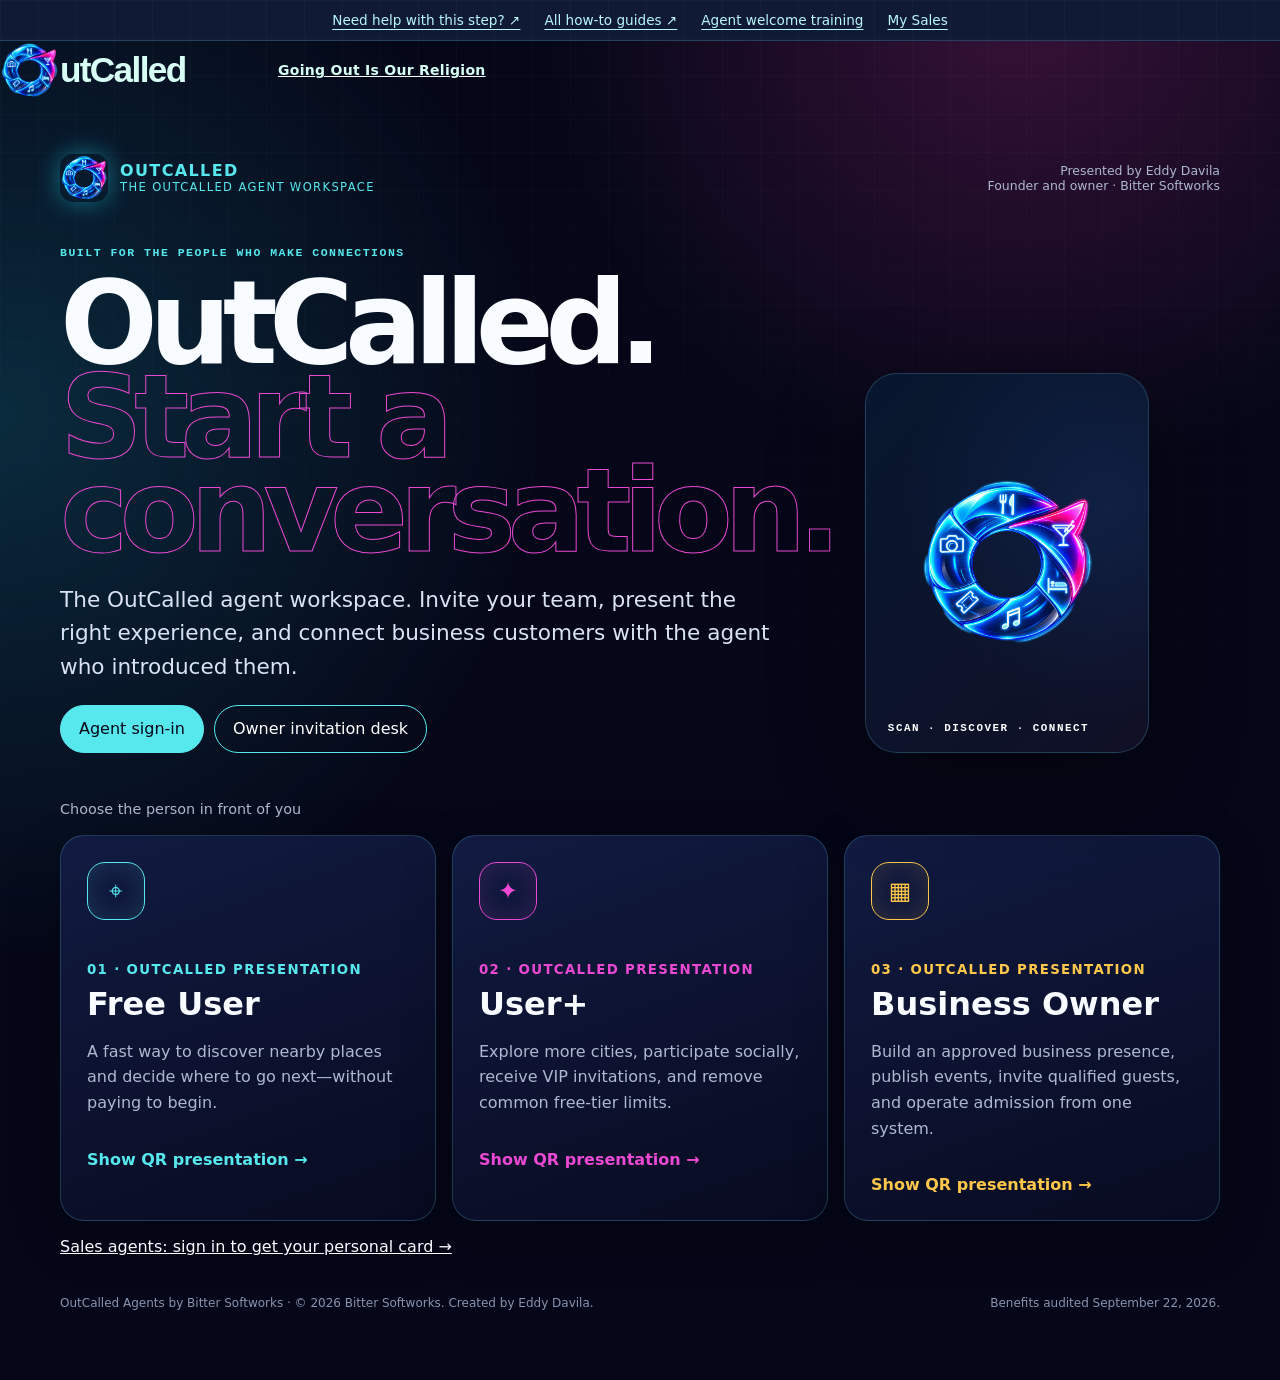
<file: index.html>
<!doctype html>
<html lang="en">
<head>
  <meta charset="utf-8">
  <meta name="viewport" content="width=device-width, initial-scale=1">
  <meta name="theme-color" content="#050718">
  <meta name="description" content="OutCalled — the OutCalled agent workspace. Invite agents, share personal QR cards, and connect business referrals.">
  <title>OutCalled · The OutCalled agent workspace</title>
  <link rel="icon" href="assets/outcalled-icon.svg?v=20261026-categories">
  <link rel="stylesheet" href="styles.css?v=20261026">
<link rel="stylesheet" href="outcalled-brand.css?v=20261026-categories"></head>
<body data-page="chooser">
  <main id="app"></main>
  <script src="app.js?v=20261124-privacy"></script>
<script src="outcalled-identity.js?v=20261026-categories"></script></body>
</html>
</file>
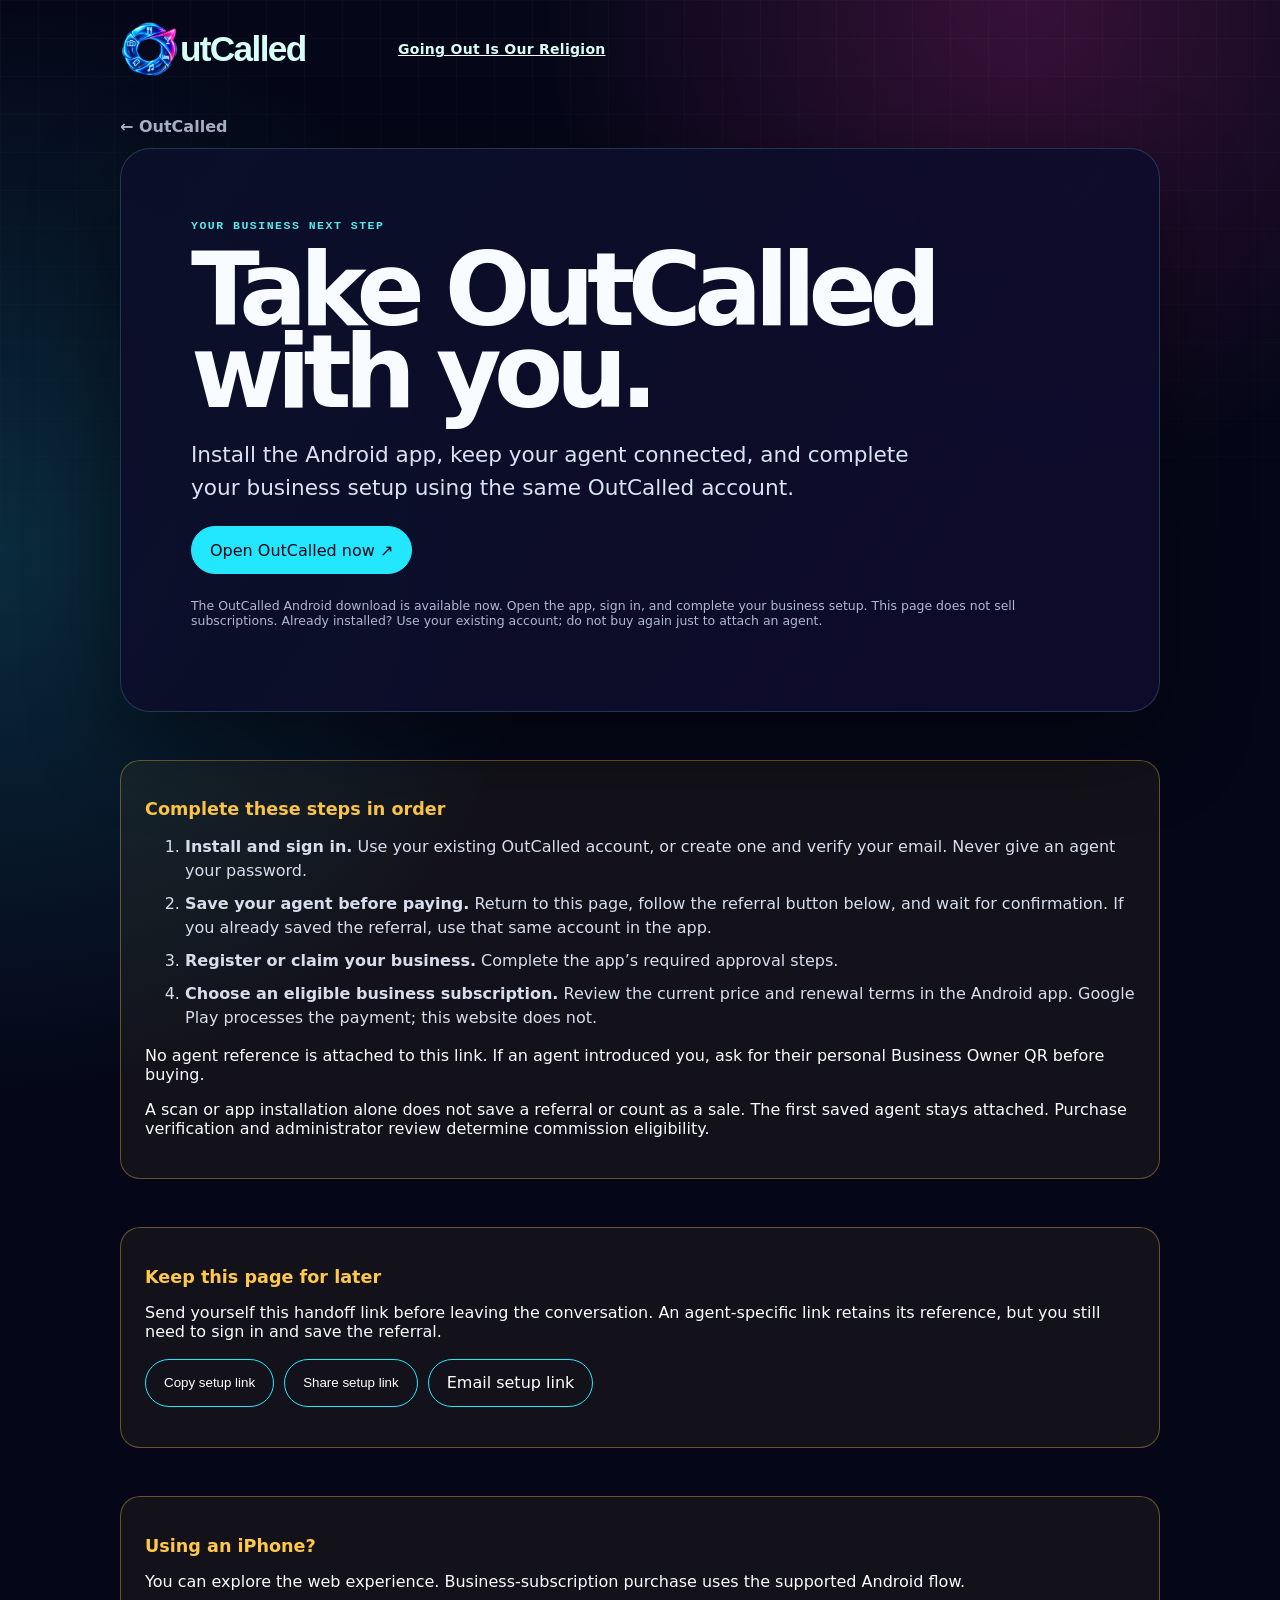
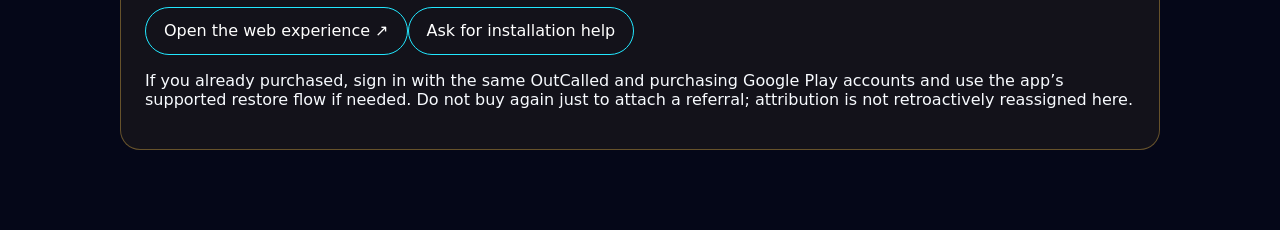
<file: get-app/index.html>
<!doctype html><html lang="en"><head><meta charset="utf-8"><meta name="viewport" content="width=device-width,initial-scale=1"><title>Get OutCalled · OutCalled</title><link rel="stylesheet" href="../styles.css?v=20261026"><link rel="stylesheet" href="../outcalled-brand.css?v=20261026-categories"></head><body><main class="benefit-shell" style="--accent:#22e7ff"><a class="back" href="../">← OutCalled</a><section class="benefit-hero"><div class="eyebrow">Your business next step</div><h1>Take OutCalled with you.</h1><p class="lede">Install the Android app, keep your agent connected, and complete your business setup using the same OutCalled account.</p><a class="button primary" href="https://whatsout-fcc29.web.app/" target="_blank" rel="noopener">Open OutCalled now ↗</a><p class="proofline">The OutCalled Android download is available now. Open the app, sign in, and complete your business setup. This page does not sell subscriptions. Already installed? Use your existing account; do not buy again just to attach an agent.</p></section><section class="notes"><h2>Complete these steps in order</h2><ol><li><strong>Install and sign in.</strong> Use your existing OutCalled account, or create one and verify your email. Never give an agent your password.</li><li><strong>Save your agent before paying.</strong> Return to this page, follow the referral button below, and wait for confirmation. If you already saved the referral, use that same account in the app.</li><li><strong>Register or claim your business.</strong> Complete the app’s required approval steps.</li><li><strong>Choose an eligible business subscription.</strong> Review the current price and renewal terms in the Android app. Google Play processes the payment; this website does not.</li></ol><div id="referral"></div><p>A scan or app installation alone does not save a referral or count as a sale. The first saved agent stays attached. Purchase verification and administrator review determine commission eligibility.</p></section><section class="notes"><h2>Keep this page for later</h2><p>Send yourself this handoff link before leaving the conversation. An agent-specific link retains its reference, but you still need to sign in and save the referral.</p><div class="card-tools"><button class="button" id="copy">Copy setup link</button><button class="button" id="share">Share setup link</button><a class="button" id="email">Email setup link</a></div><p id="status" role="status" aria-live="polite"></p><input id="fallback" aria-label="Setup link to copy" readonly hidden></section><section class="notes"><h2>Using an iPhone?</h2><p>You can explore the web experience. Business-subscription purchase uses the supported Android flow.</p><a class="button" href="https://whatsout-fcc29.web.app/" target="_blank" rel="noopener">Open the web experience ↗</a><a class="button" href="mailto:bittersoftworks@gmail.com?subject=OutCalled%20installation%20help">Ask for installation help</a><p>If you already purchased, sign in with the same OutCalled and purchasing Google Play accounts and use the app’s supported restore flow if needed. Do not buy again just to attach a referral; attribution is not retroactively reassigned here.</p></section></main><script type="module" src="handoff.js?v=20261026"></script><script src="../outcalled-identity.js?v=20261026-categories"></script></body></html>
</file>
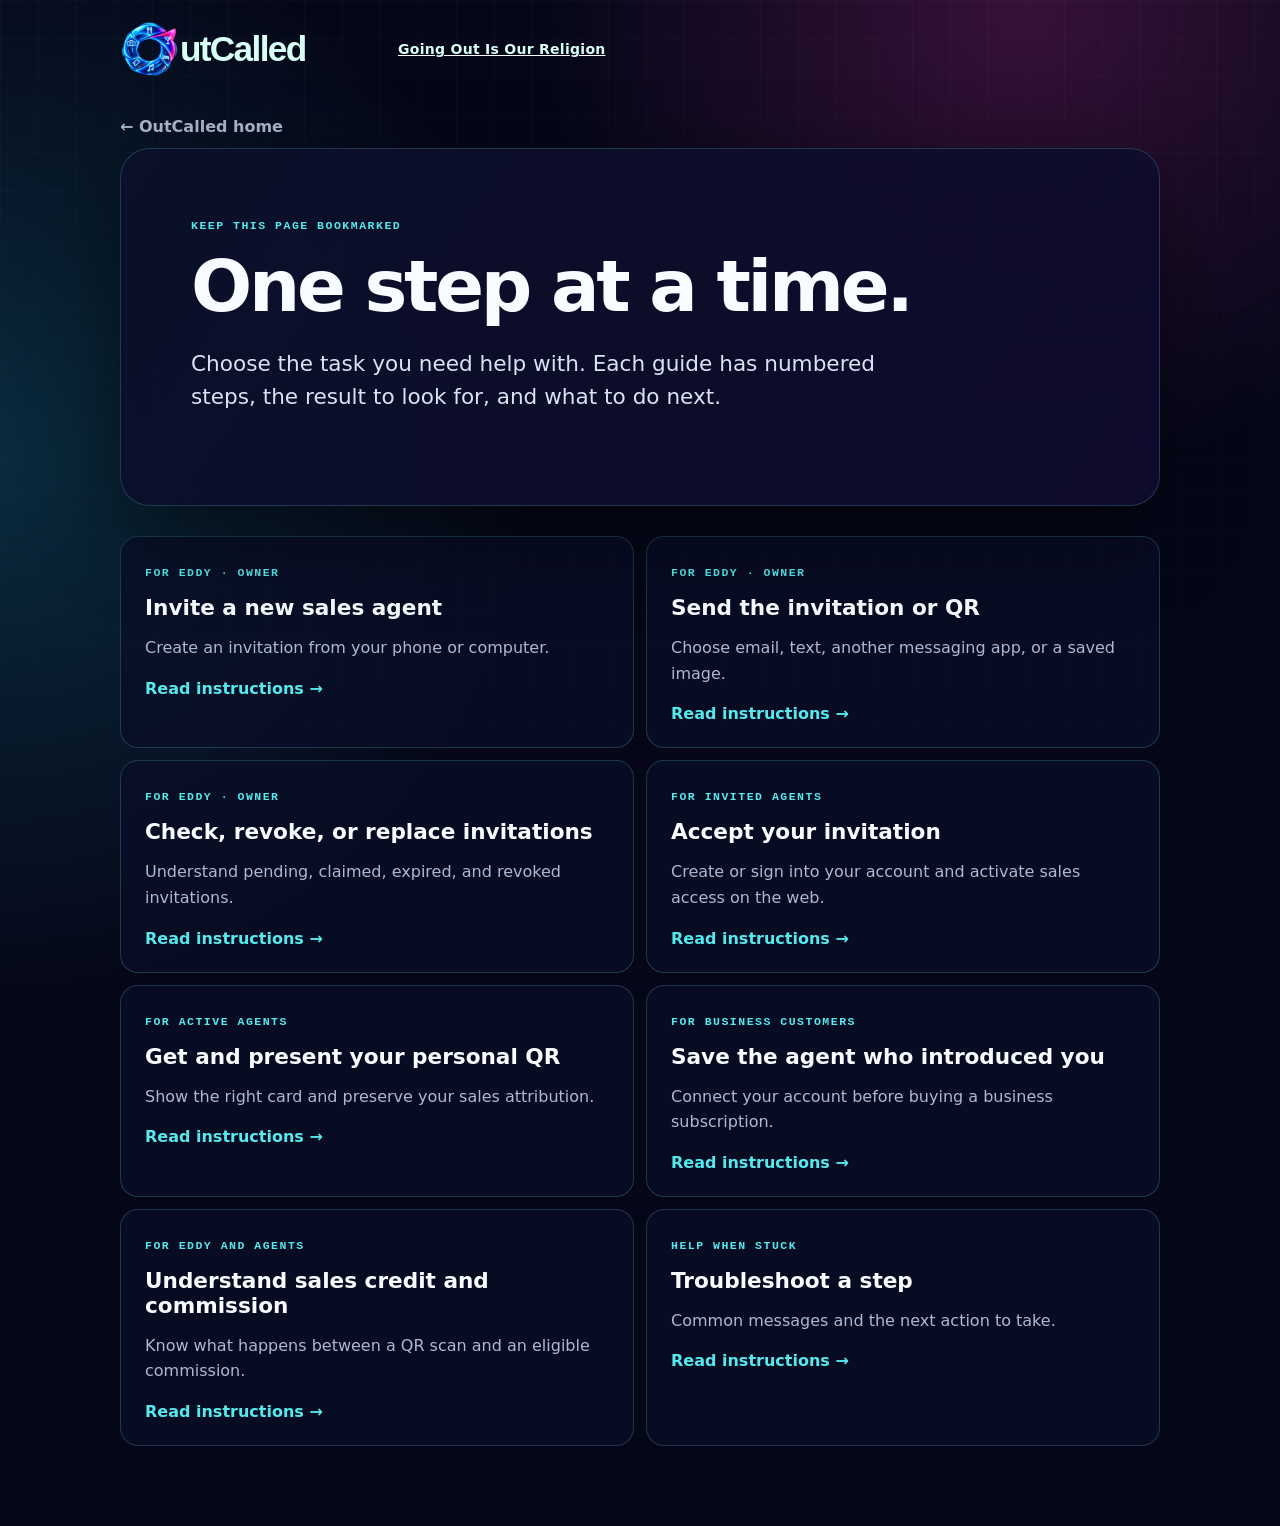
<file: help/index.html>
<!doctype html><html lang="en"><head><meta charset="utf-8"><meta name="viewport" content="width=device-width,initial-scale=1"><title>How-to guides · OutCalled</title><link rel="stylesheet" href="../styles.css?v=20261026"><link rel="stylesheet" href="help.css?v=20261026"><link rel="stylesheet" href="../outcalled-brand.css?v=20261026-categories"></head><body><main id="help" class="benefit-shell" style="--accent:#22e7ff"></main><script src="guides.js?v=20261026"></script><script src="../outcalled-identity.js?v=20261026-categories"></script></body></html>
</file>
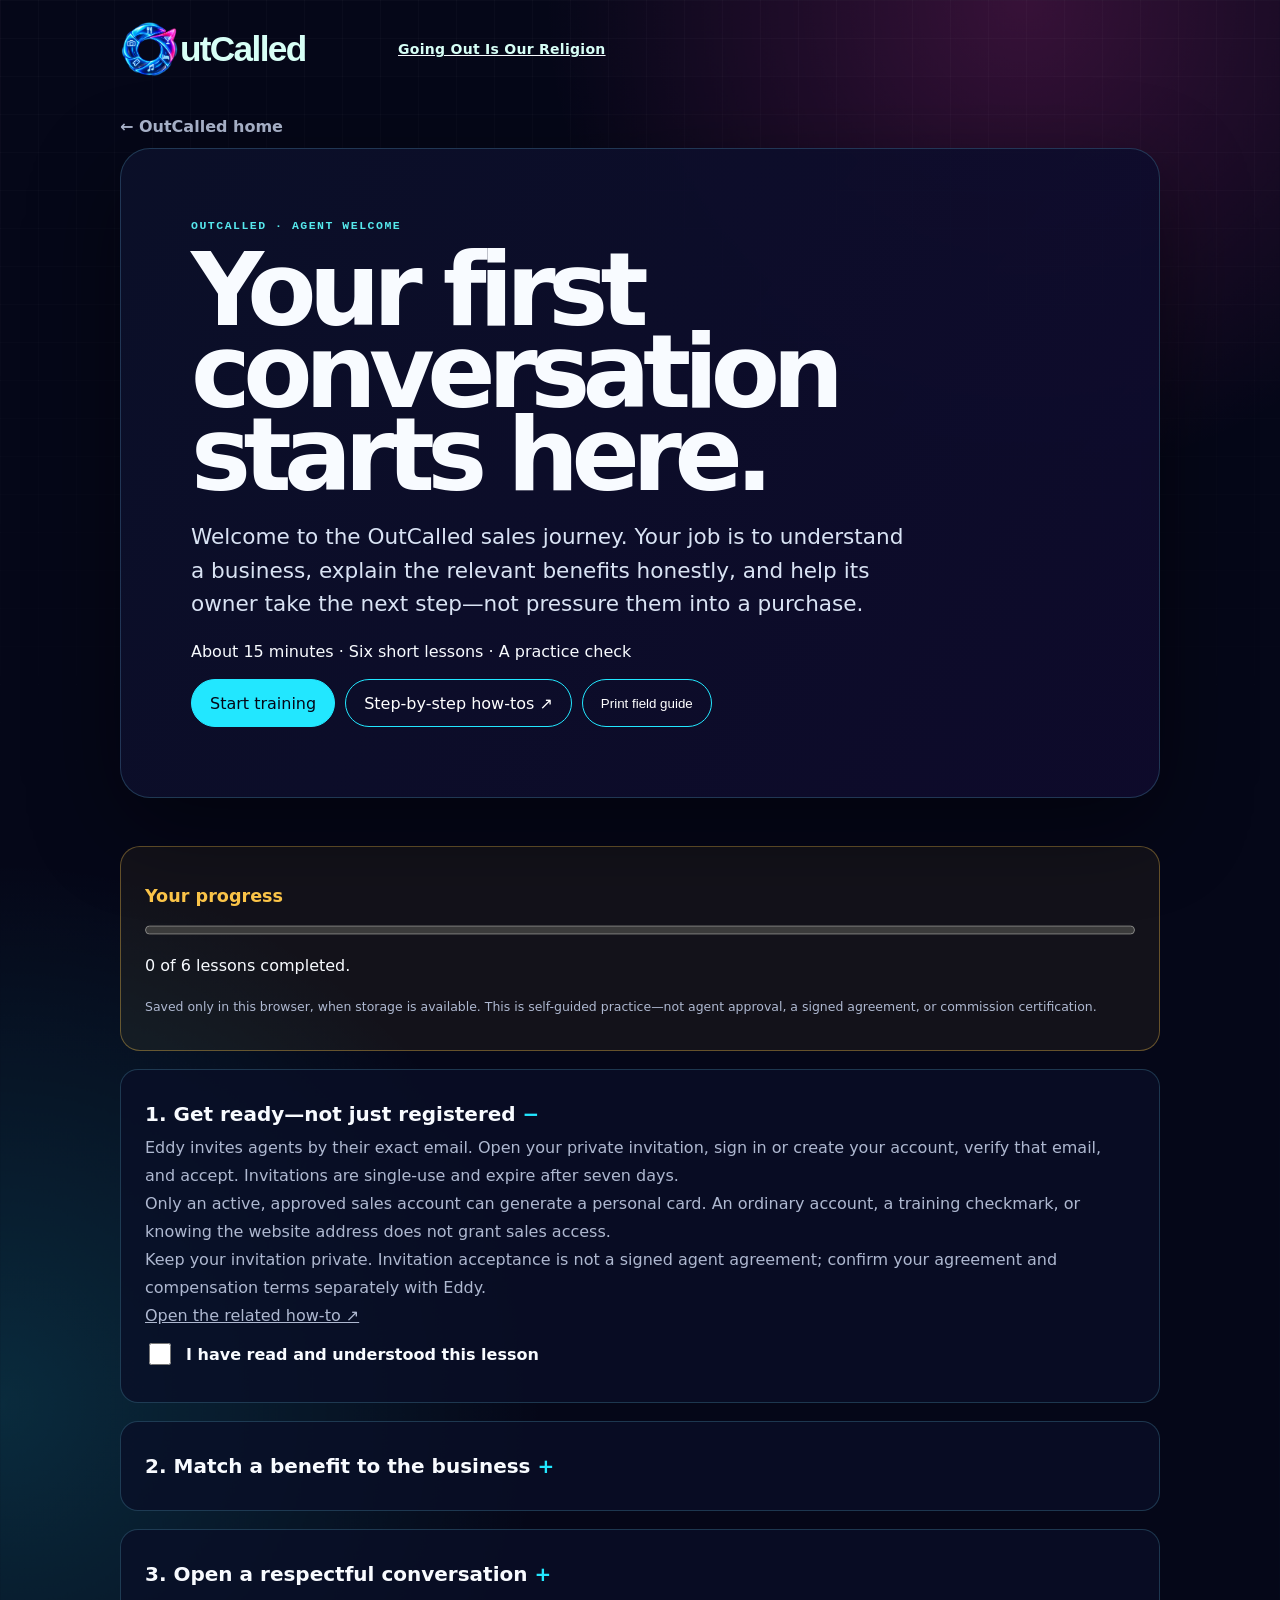
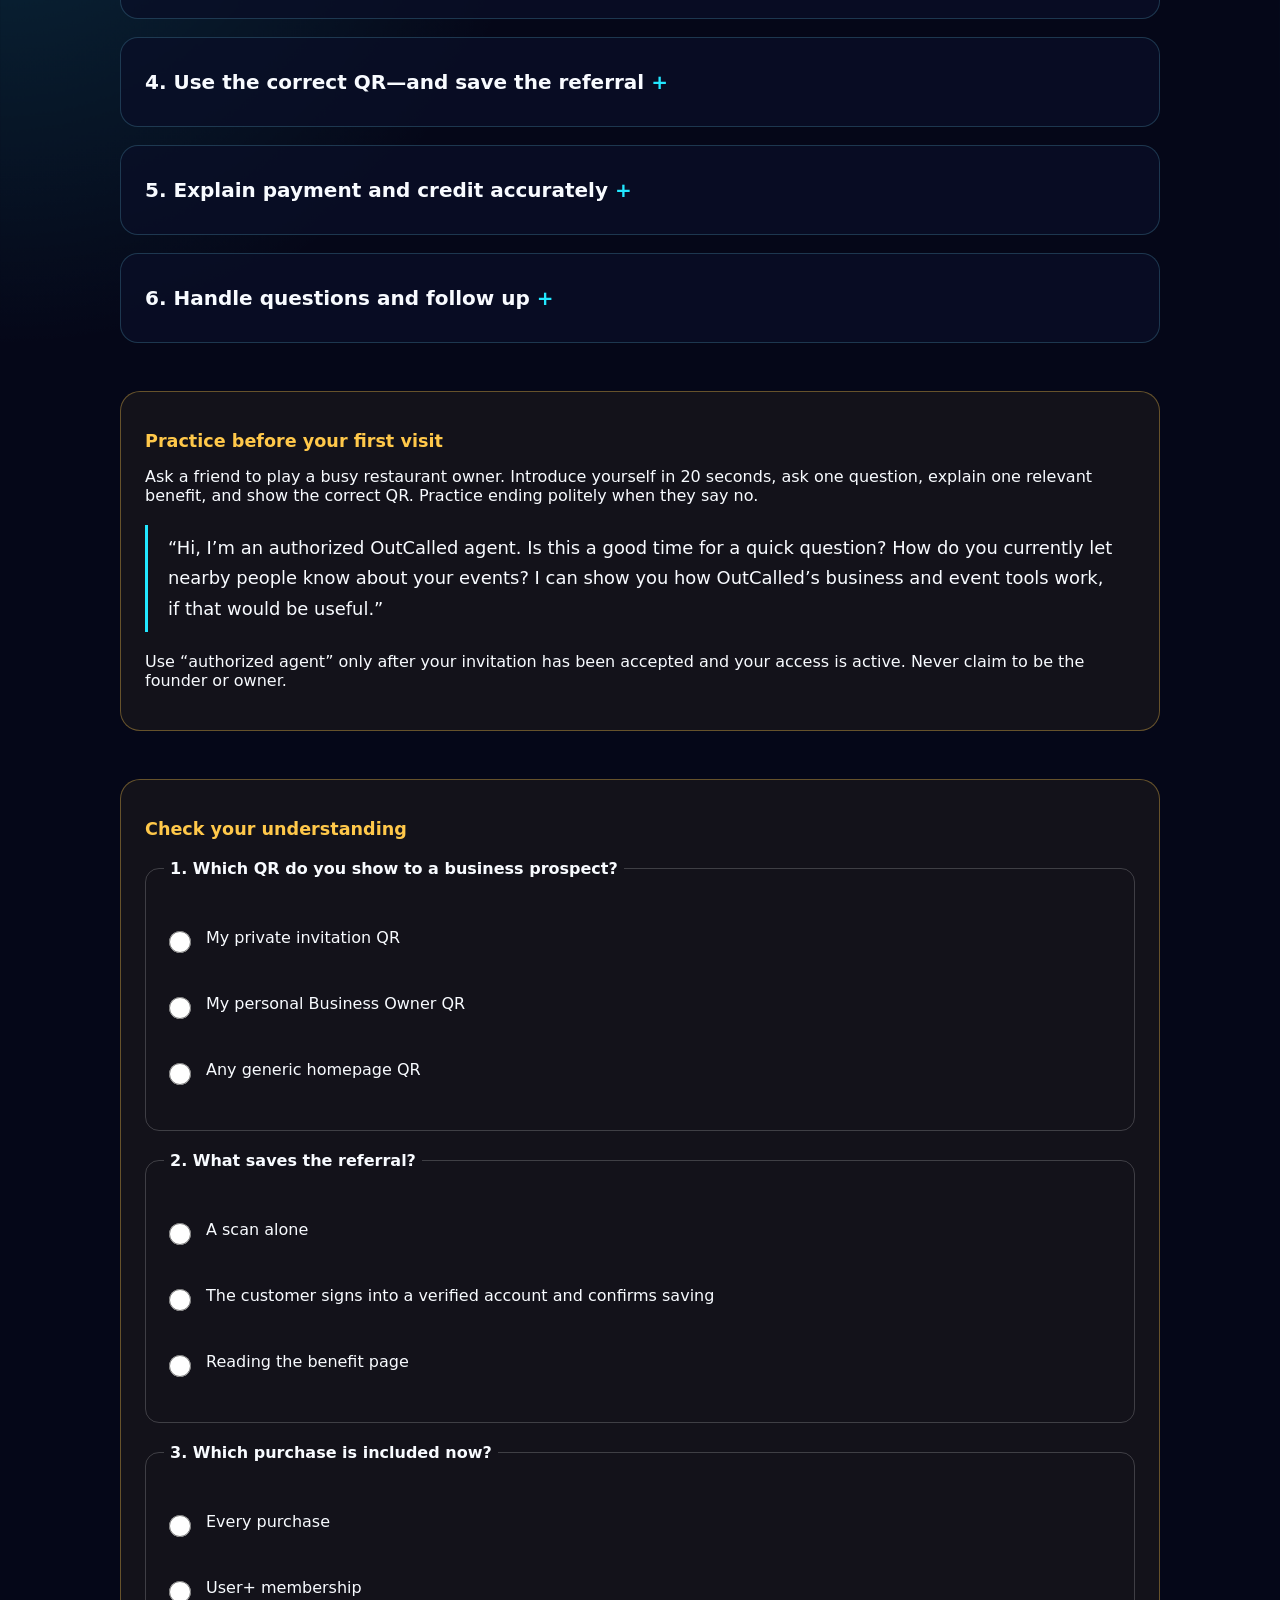
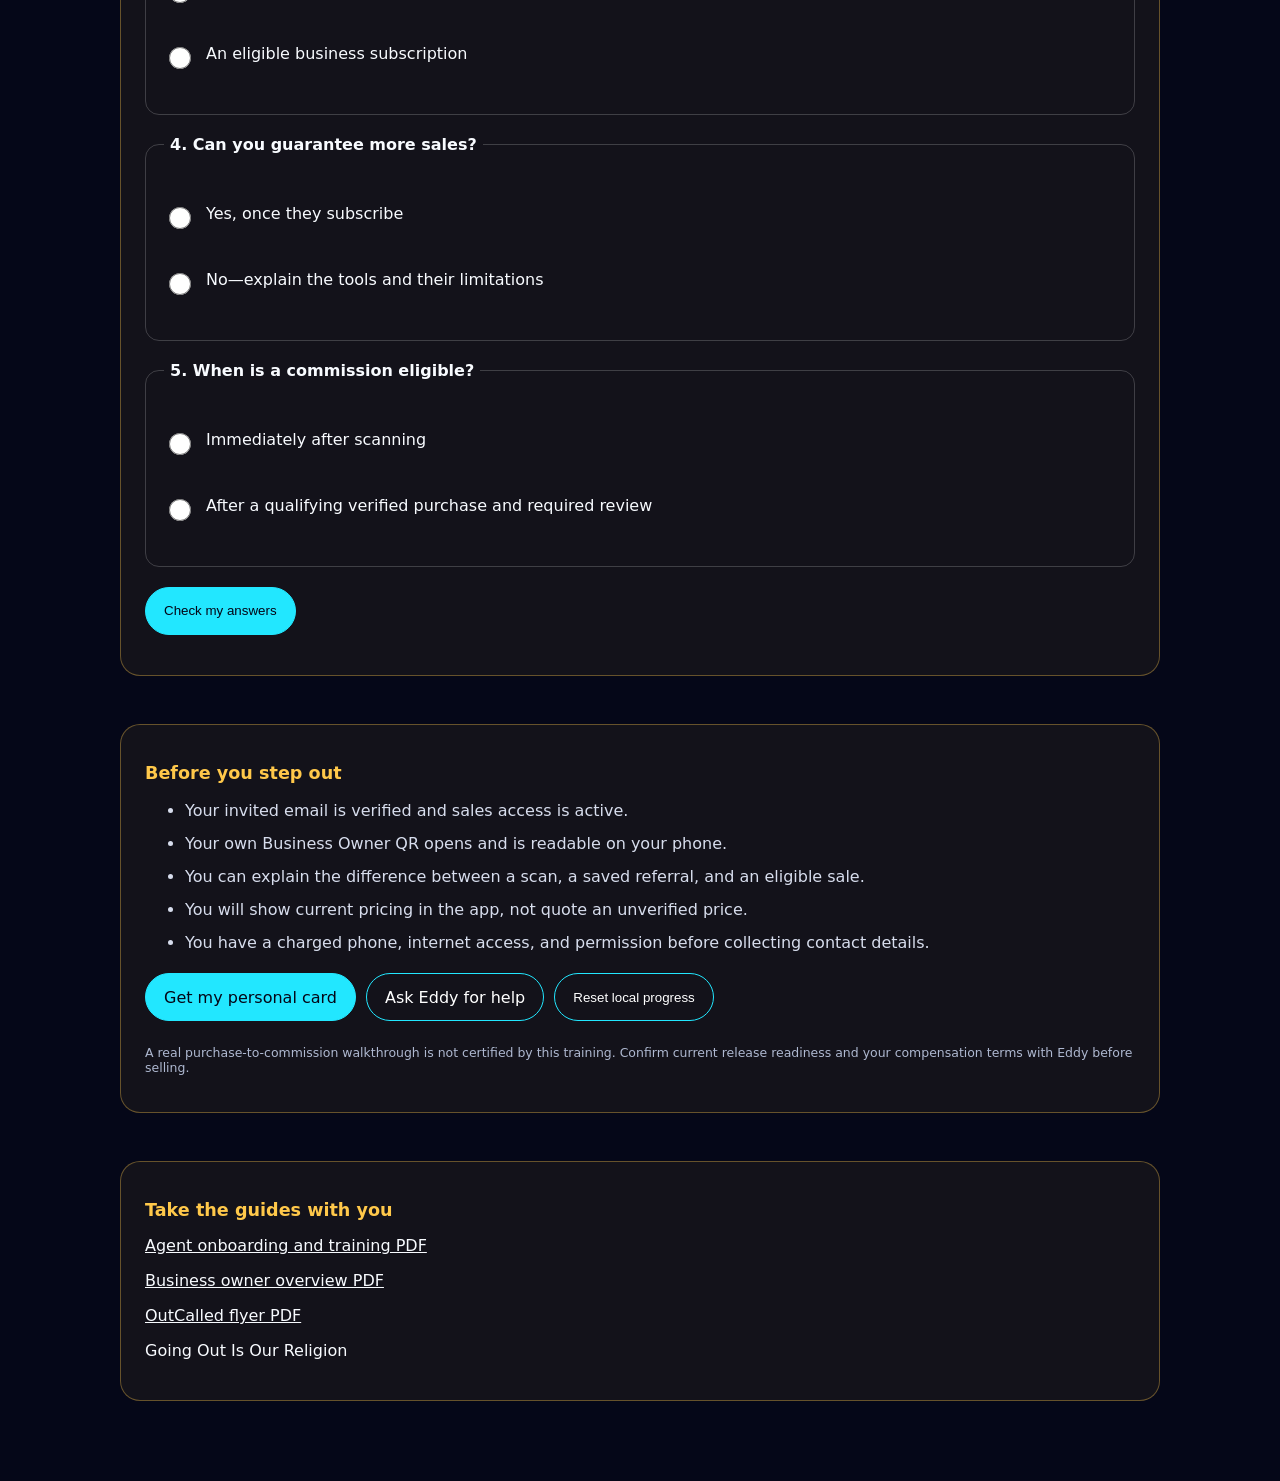
<file: training/index.html>
<!doctype html>
<html lang="en"><head><meta charset="utf-8"><meta name="viewport" content="width=device-width,initial-scale=1"><meta name="theme-color" content="#050718"><title>Agent welcome training · OutCalled</title><link rel="stylesheet" href="../styles.css?v=20261026"><link rel="stylesheet" href="training.css?v=20261026"><link rel="stylesheet" href="../outcalled-brand.css?v=20261026-categories"></head>
<body><main class="benefit-shell" style="--accent:#22e7ff">
<a class="back" href="../">← OutCalled home</a>
<header class="benefit-hero"><div class="eyebrow">OutCalled · Agent welcome</div><h1>Your first conversation starts here.</h1><p class="lede">Welcome to the OutCalled sales journey. Your job is to understand a business, explain the relevant benefits honestly, and help its owner take the next step—not pressure them into a purchase.</p><p>About 15 minutes · Six short lessons · A practice check</p><nav class="card-tools"><a class="button primary" href="#lessons">Start training</a><a class="button" href="../help/" target="_blank" rel="noopener">Step-by-step how-tos ↗</a><button class="button" id="print">Print field guide</button></nav></header>
<section class="notes" aria-label="Training progress"><h2>Your progress</h2><progress id="progress" max="6" value="0" aria-label="Lessons completed"></progress><p id="progress-text" role="status">0 of 6 lessons completed.</p><p class="proofline">Saved only in this browser, when storage is available. This is self-guided practice—not agent approval, a signed agreement, or commission certification.</p></section>
<section id="lessons" aria-label="Training lessons"></section>
<section class="notes"><h2>Practice before your first visit</h2><p>Ask a friend to play a busy restaurant owner. Introduce yourself in 20 seconds, ask one question, explain one relevant benefit, and show the correct QR. Practice ending politely when they say no.</p><blockquote>“Hi, I’m an authorized OutCalled agent. Is this a good time for a quick question? How do you currently let nearby people know about your events? I can show you how OutCalled’s business and event tools work, if that would be useful.”</blockquote><p>Use “authorized agent” only after your invitation has been accepted and your access is active. Never claim to be the founder or owner.</p></section>
<section class="notes" id="knowledge"><h2>Check your understanding</h2><form id="quiz"></form><p id="quiz-result" role="status" aria-live="polite"></p></section>
<section class="notes"><h2>Before you step out</h2><ul><li>Your invited email is verified and sales access is active.</li><li>Your own Business Owner QR opens and is readable on your phone.</li><li>You can explain the difference between a scan, a saved referral, and an eligible sale.</li><li>You will show current pricing in the app, not quote an unverified price.</li><li>You have a charged phone, internet access, and permission before collecting contact details.</li></ul><nav class="card-tools"><a class="button primary" href="../agent/">Get my personal card</a><a class="button" href="mailto:bittersoftworks@gmail.com?subject=OutCalled%20agent%20training%20question">Ask Eddy for help</a><button class="button" id="reset-progress">Reset local progress</button></nav><p class="proofline">A real purchase-to-commission walkthrough is not certified by this training. Confirm current release readiness and your compensation terms with Eddy before selling.</p></section>
<section class="notes"><h2>Take the guides with you</h2><p><a href="../downloads/outcalled-agent-onboarding-and-training.pdf?v=20261124-privacy">Agent onboarding and training PDF</a></p><p><a href="../downloads/outcalled-business-owner-overview.pdf?v=20261124-privacy">Business owner overview PDF</a></p><p><a href="../downloads/outcalled-flyer.pdf?v=20261124-privacy">OutCalled flyer PDF</a></p><p>Going Out Is Our Religion</p></section></main><script type="module" src="training.js?v=20261026"></script><script src="../outcalled-identity.js?v=20261026-categories"></script></body></html>
</file>
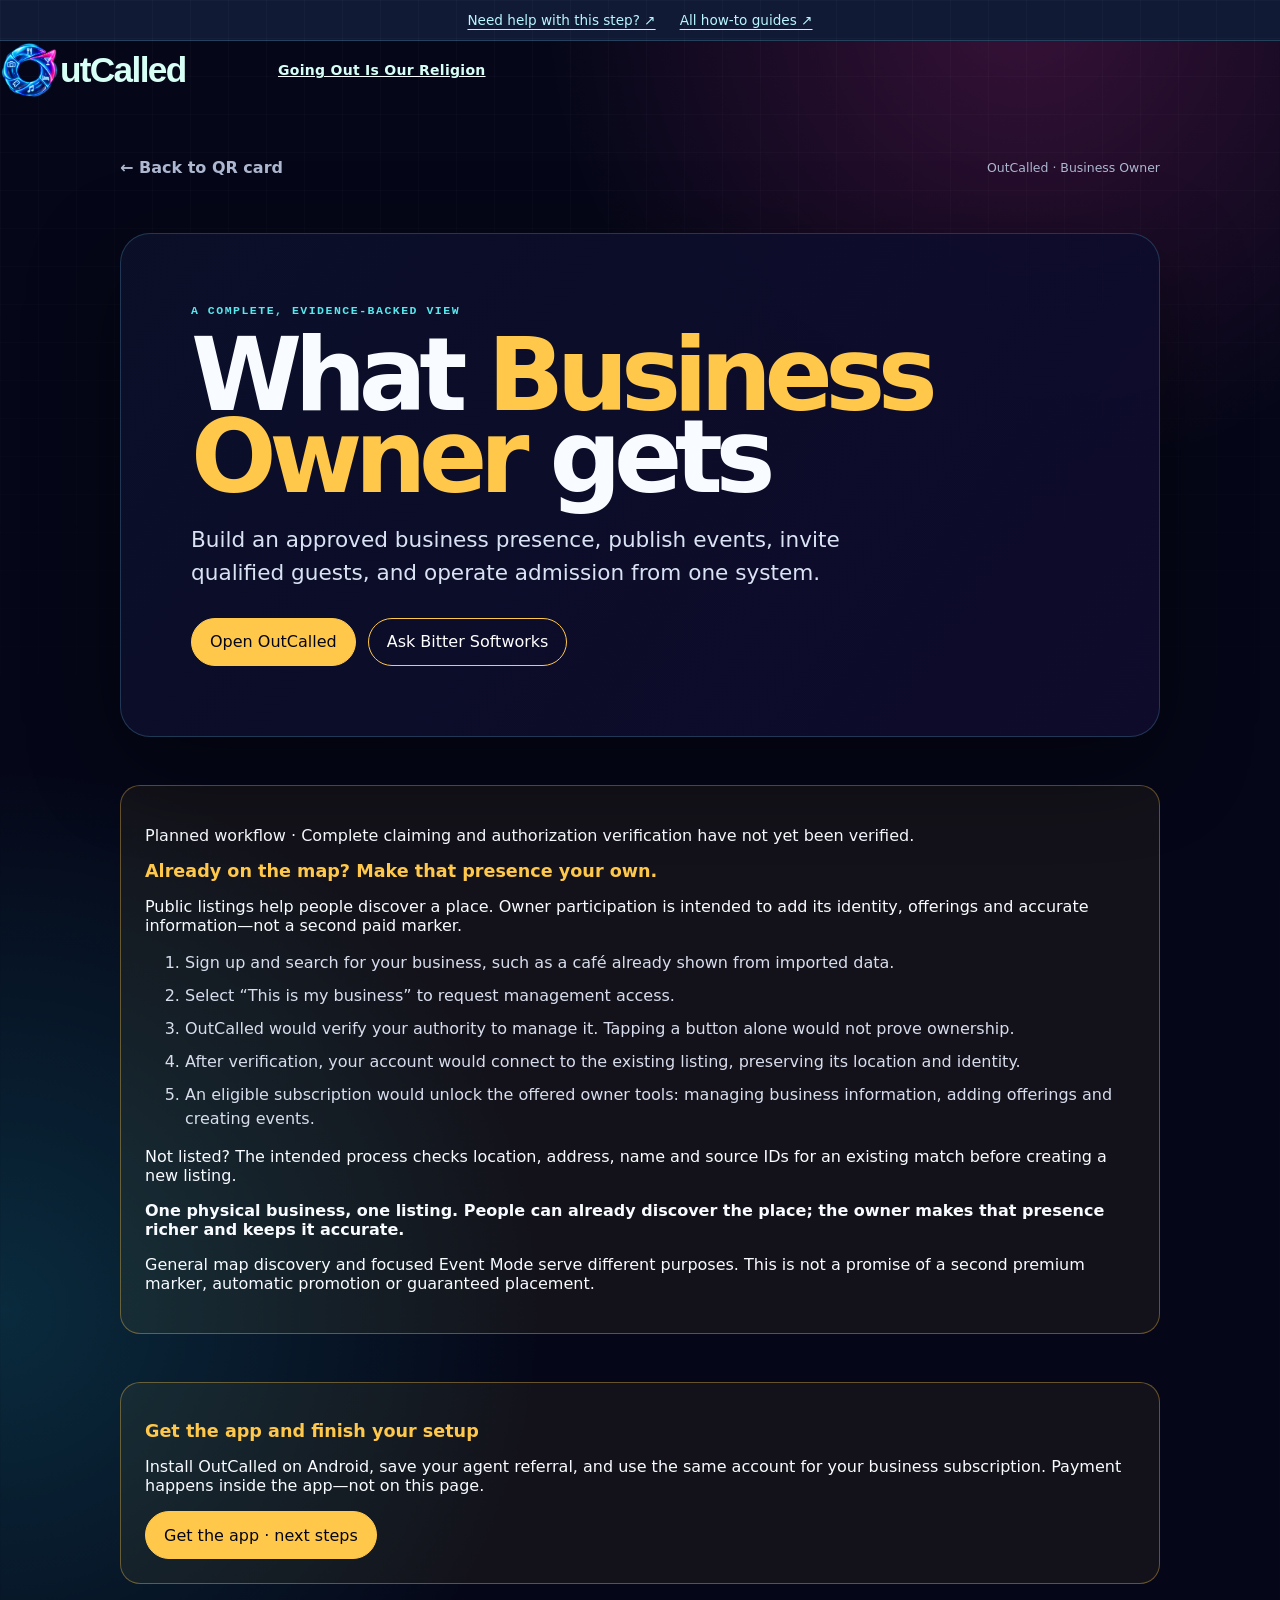
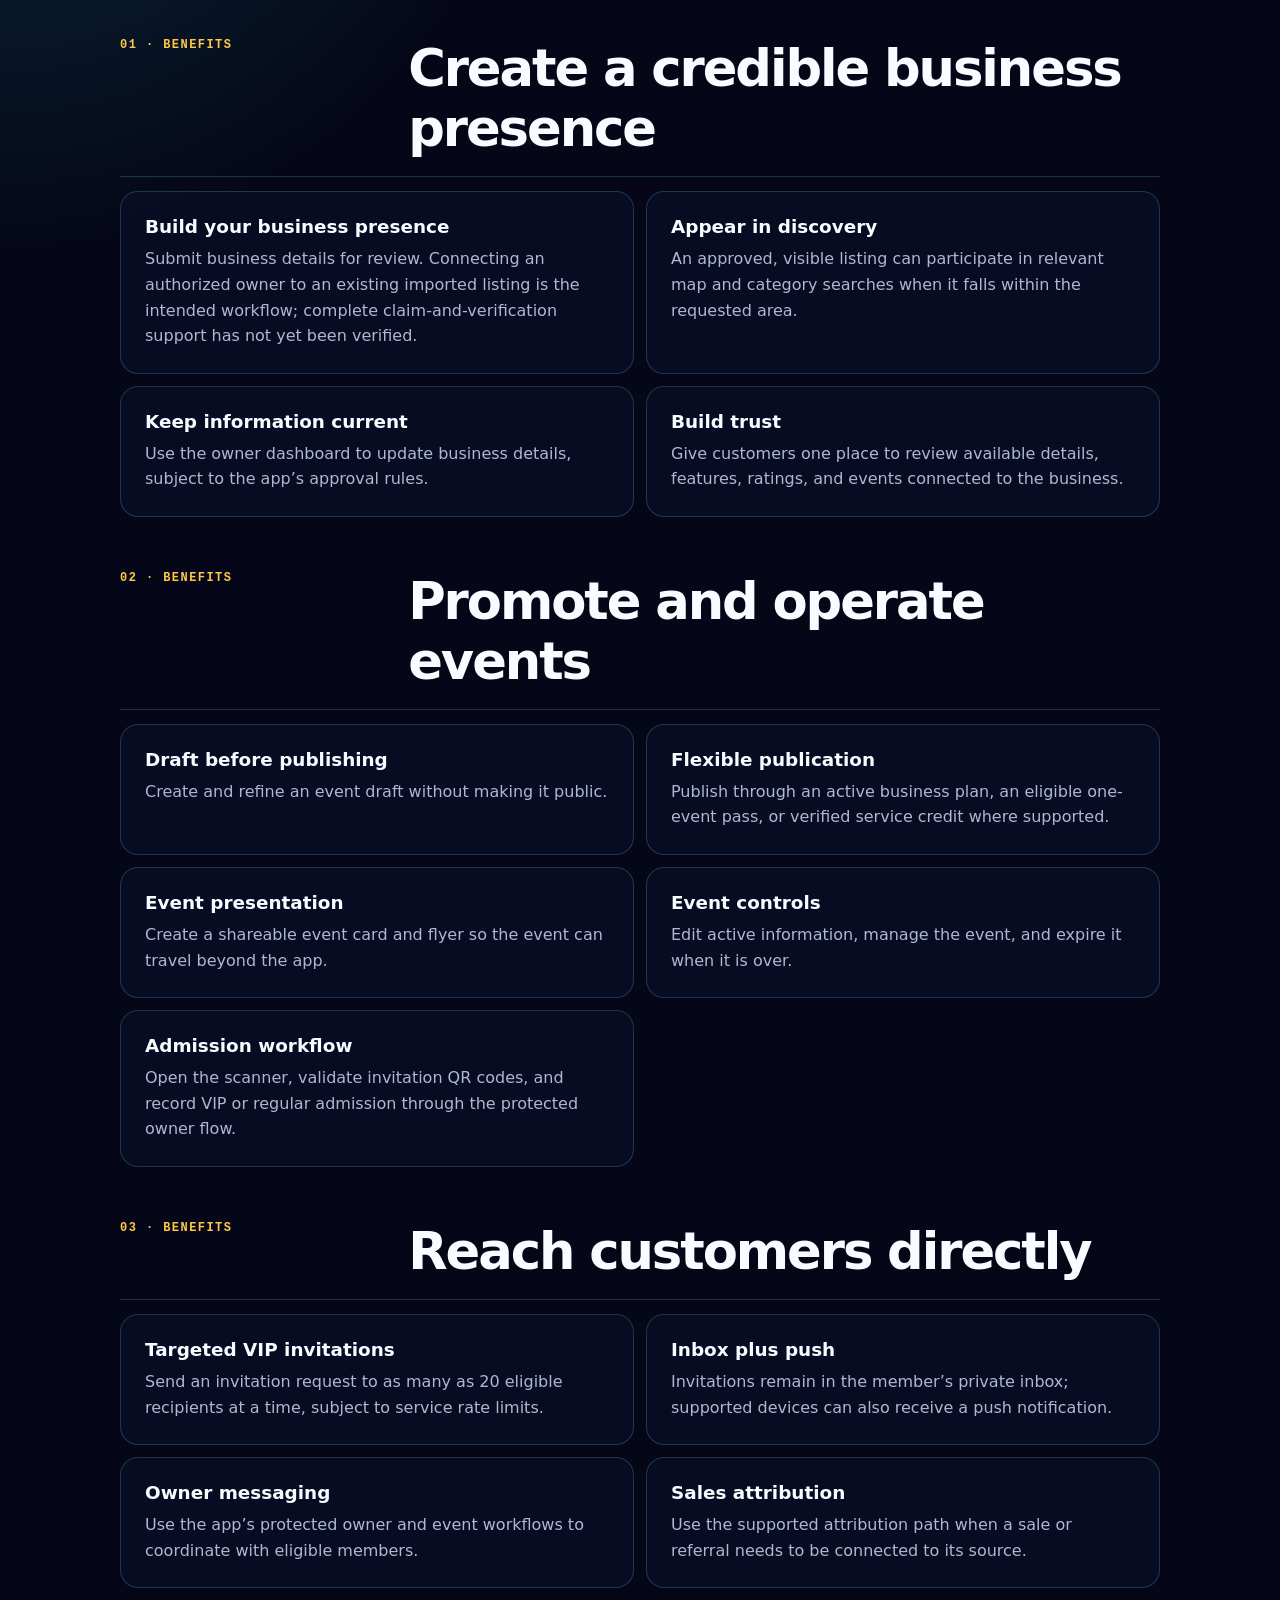
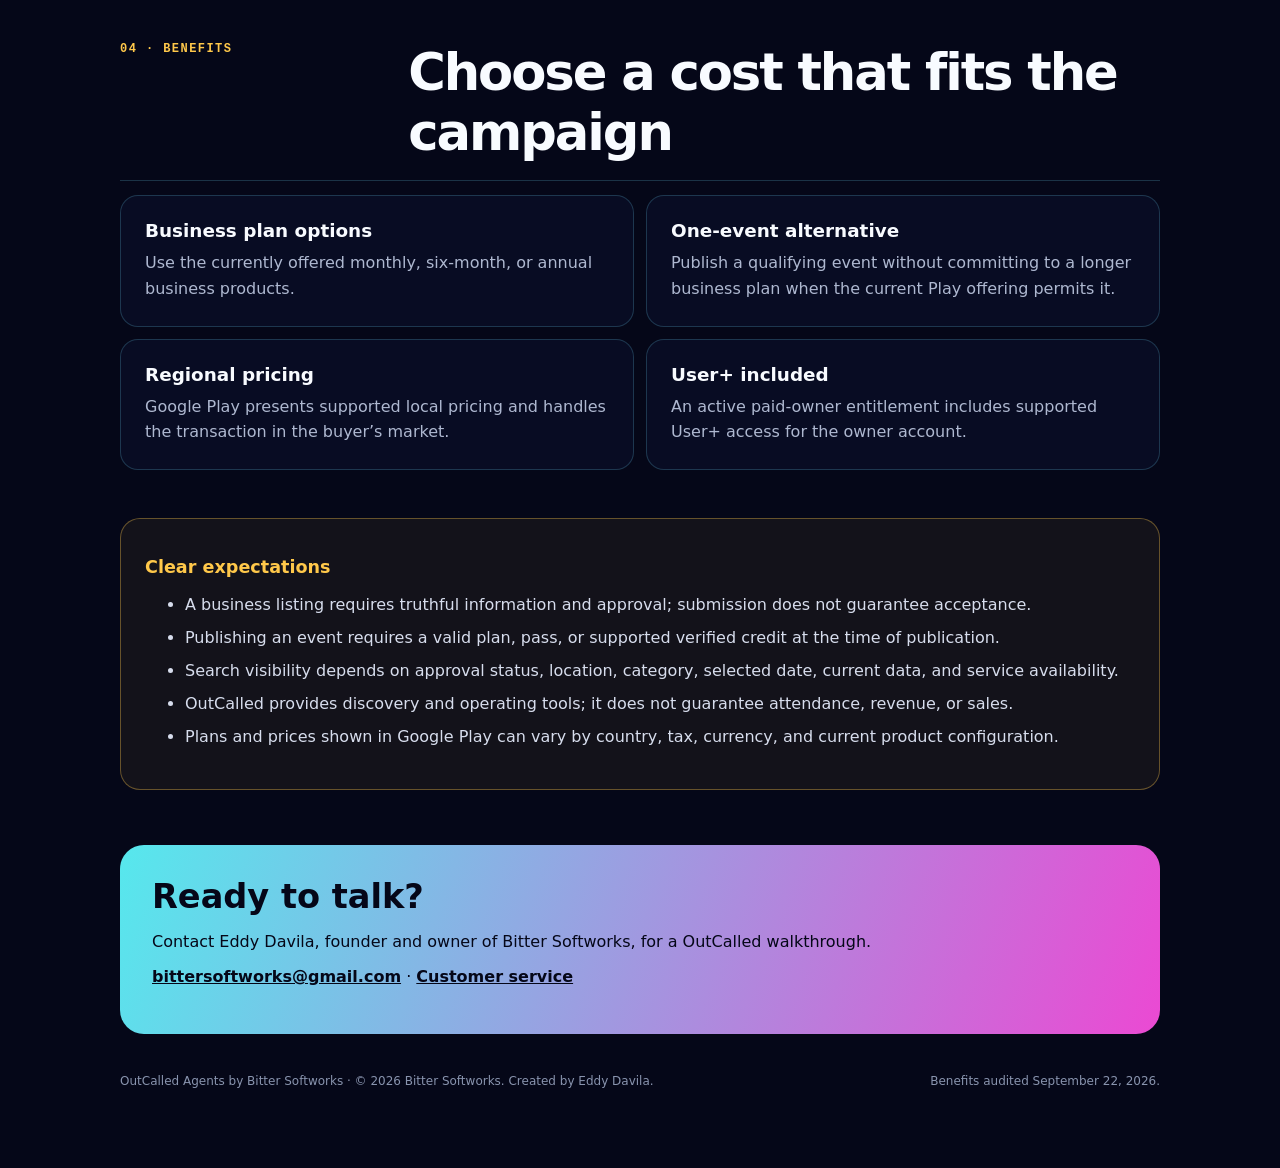
<file: benefits/business-owner/index.html>
<!doctype html><html lang="en"><head><meta charset="utf-8"><meta name="viewport" content="width=device-width, initial-scale=1"><meta name="theme-color" content="#050718"><title>Business Owner Benefits · OutCalled</title><link rel="icon" href="../../assets/outcalled-icon.svg?v=20261026-categories"><link rel="stylesheet" href="../../styles.css?v=20261026"><link rel="stylesheet" href="../../outcalled-brand.css?v=20261026-categories"></head><body data-page="benefits" data-persona="business-owner"><main id="app"></main><script src="../../app.js?v=20261124-privacy"></script><script src="../../owner-listing.js?v=20261026"></script><script src="../../outcalled-identity.js?v=20261026-categories"></script></body></html>
</file>
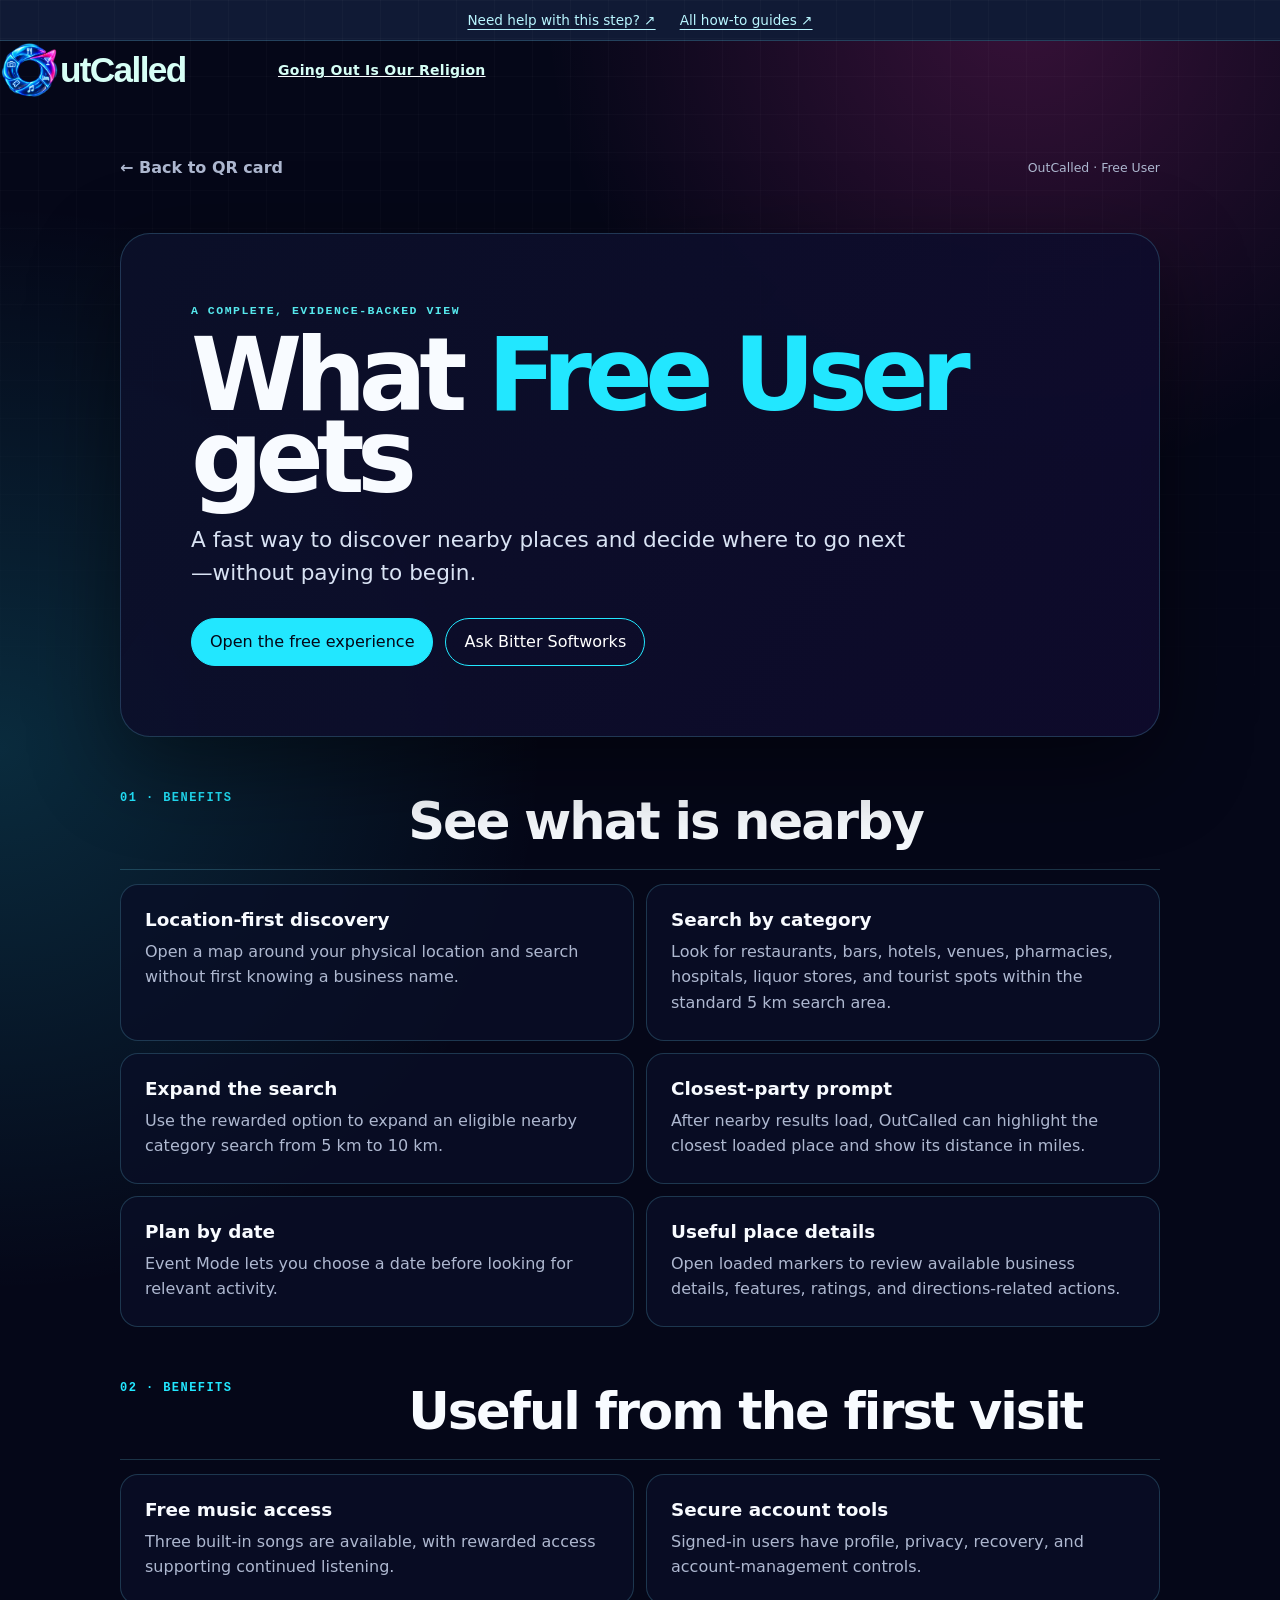
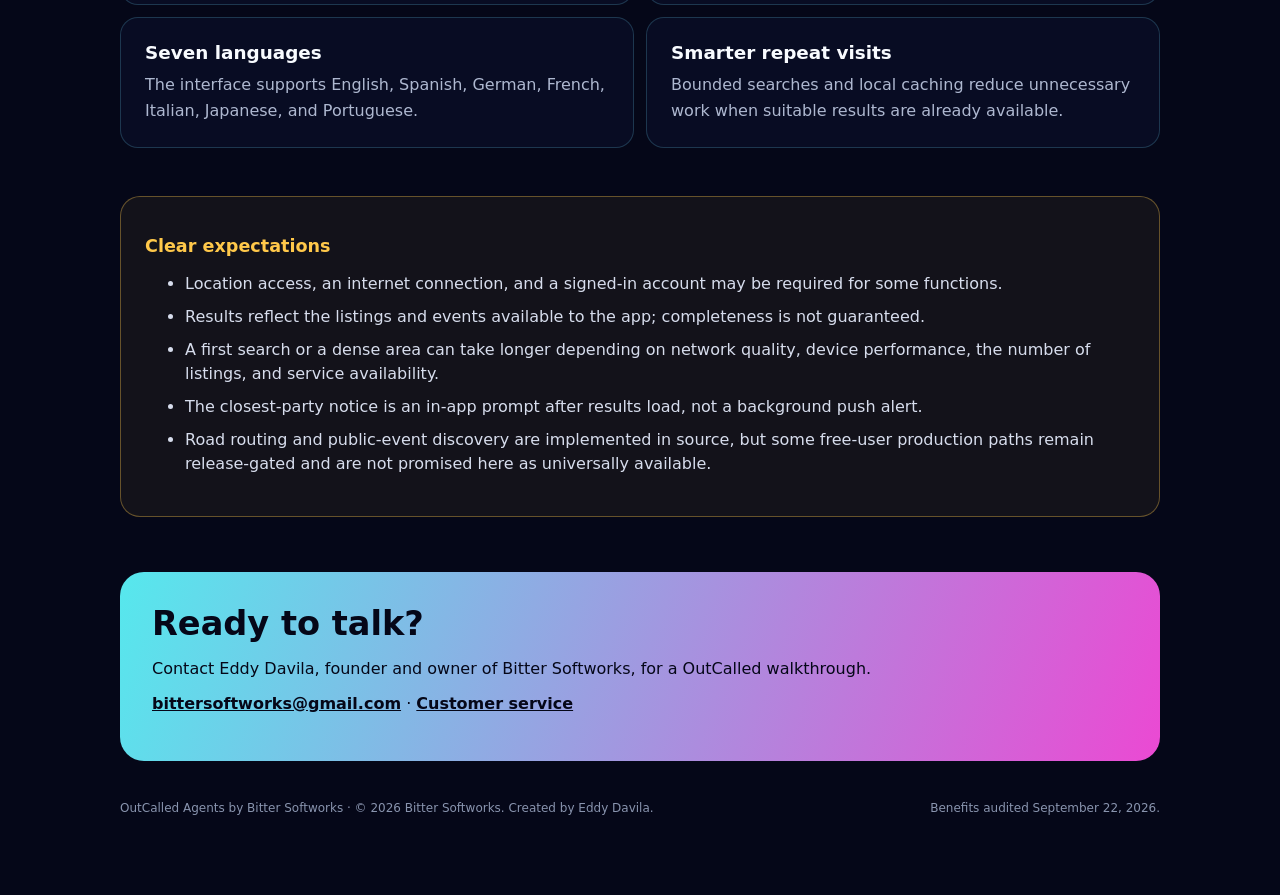
<file: benefits/free/index.html>
<!doctype html><html lang="en"><head><meta charset="utf-8"><meta name="viewport" content="width=device-width, initial-scale=1"><meta name="theme-color" content="#050718"><title>Free Benefits · OutCalled</title><link rel="icon" href="../../assets/outcalled-icon.svg?v=20261026-categories"><link rel="stylesheet" href="../../styles.css?v=20261026"><link rel="stylesheet" href="../../outcalled-brand.css?v=20261026-categories"></head><body data-page="benefits" data-persona="free"><main id="app"></main><script src="../../app.js?v=20261124-privacy"></script><script src="../../outcalled-identity.js?v=20261026-categories"></script></body></html>
</file>
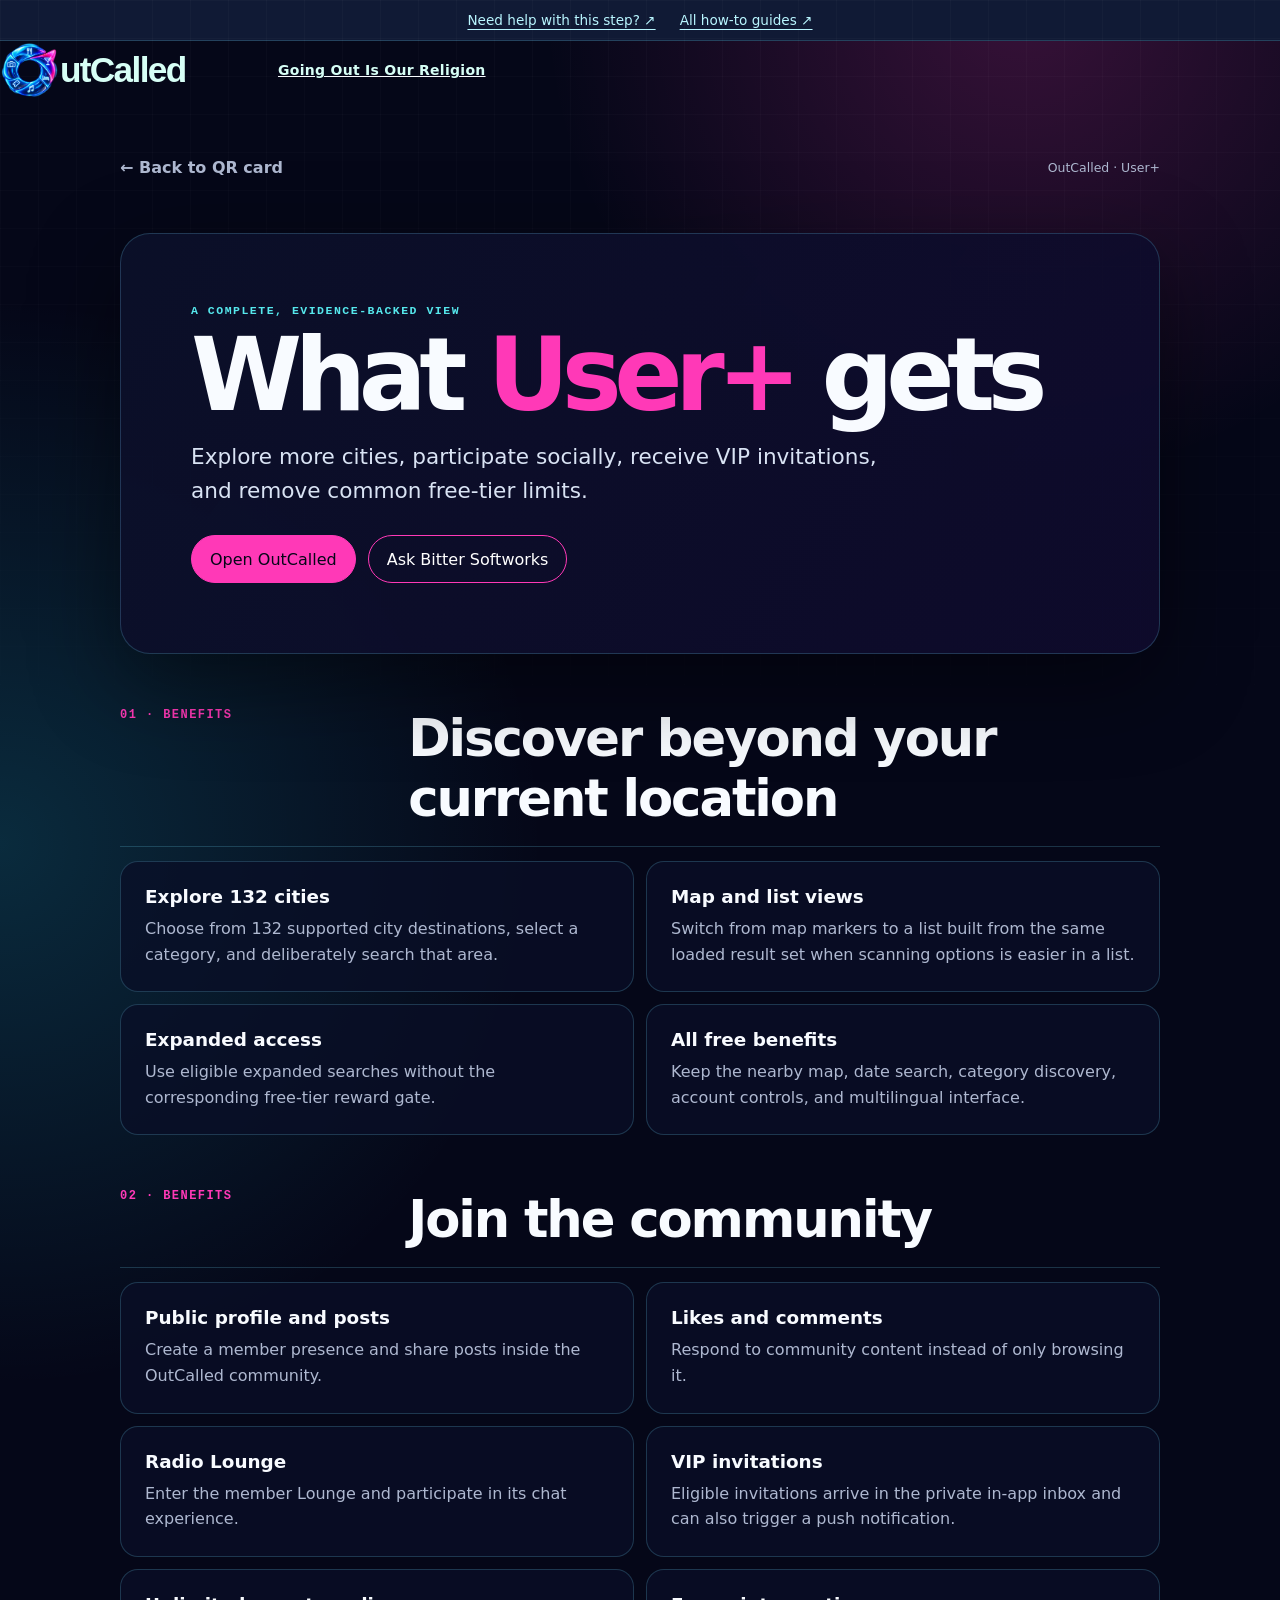
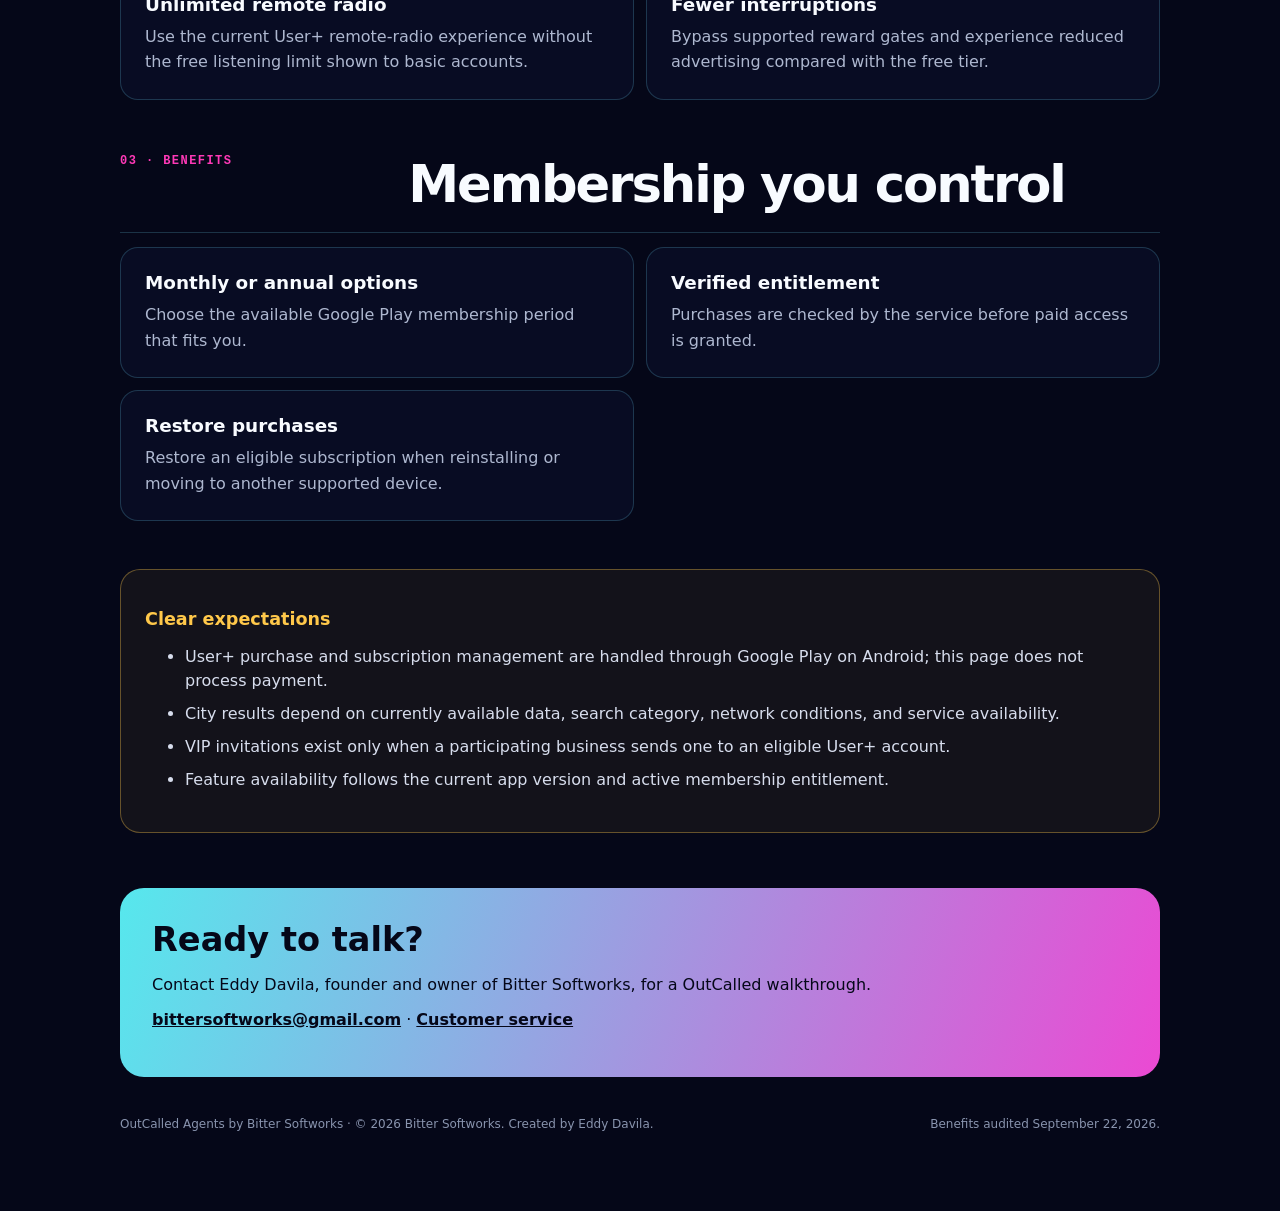
<file: benefits/user-plus/index.html>
<!doctype html><html lang="en"><head><meta charset="utf-8"><meta name="viewport" content="width=device-width, initial-scale=1"><meta name="theme-color" content="#050718"><title>User+ Benefits · OutCalled</title><link rel="icon" href="../../assets/outcalled-icon.svg?v=20261026-categories"><link rel="stylesheet" href="../../styles.css?v=20261026"><link rel="stylesheet" href="../../outcalled-brand.css?v=20261026-categories"></head><body data-page="benefits" data-persona="user-plus"><main id="app"></main><script src="../../app.js?v=20261124-privacy"></script><script src="../../outcalled-identity.js?v=20261026-categories"></script></body></html>
</file>
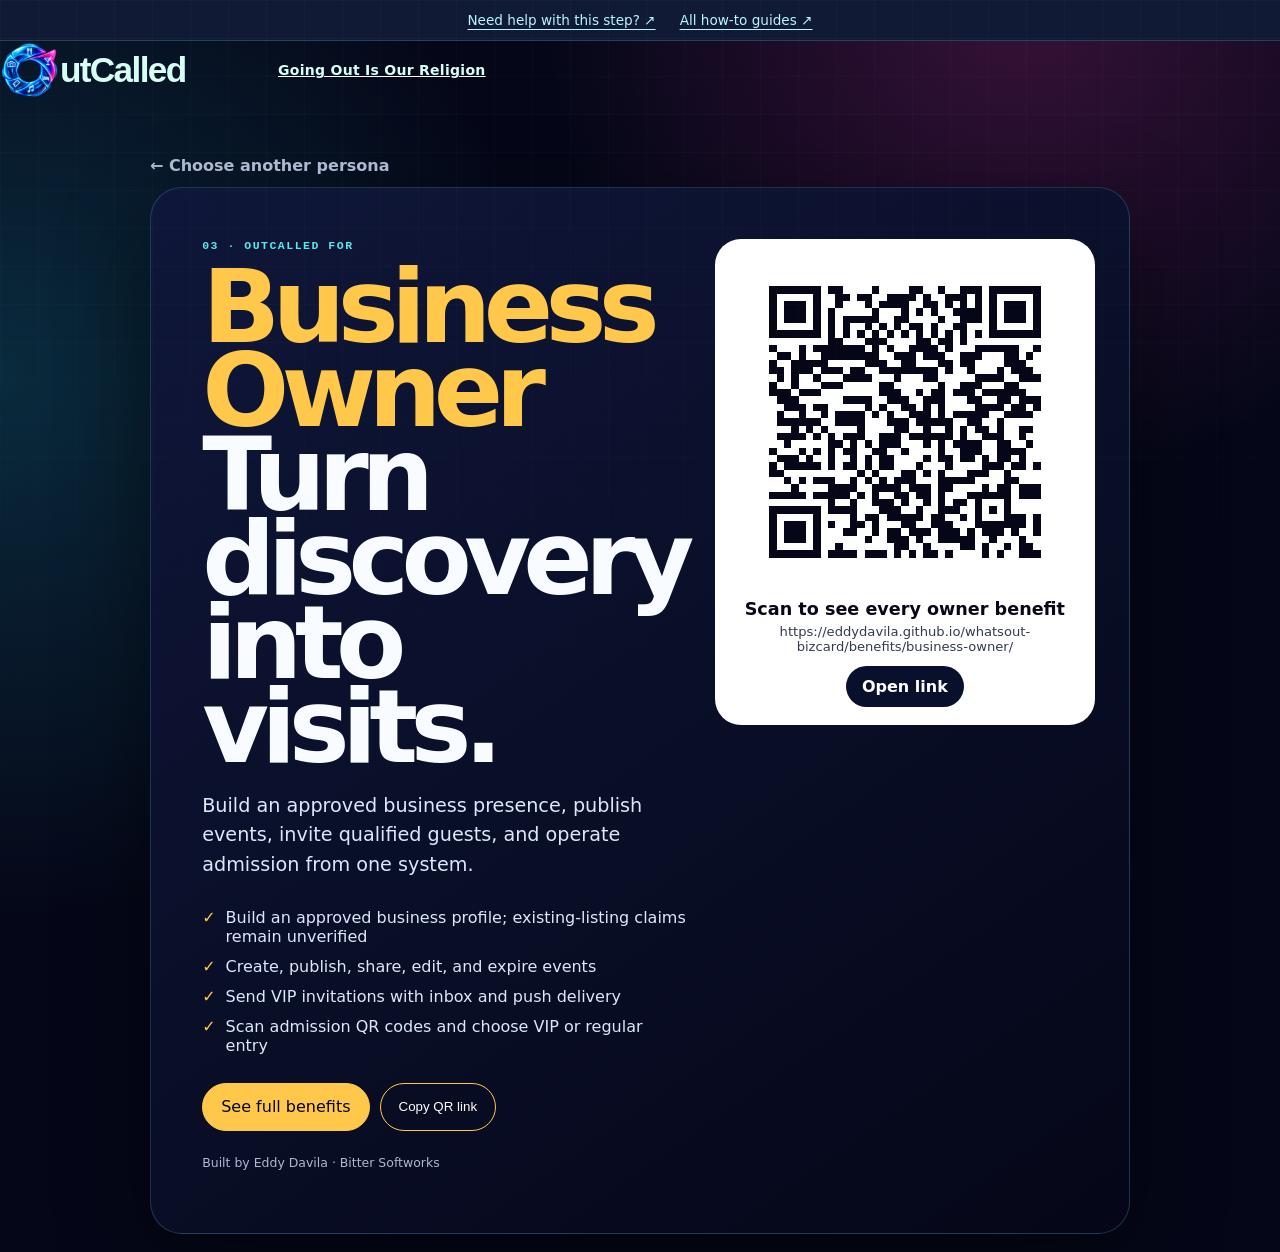
<file: card/business-owner/index.html>
<!doctype html><html lang="en"><head><meta charset="utf-8"><meta name="viewport" content="width=device-width, initial-scale=1"><meta name="theme-color" content="#050718"><title>Business Owner · OutCalled</title><link rel="icon" href="../../assets/outcalled-icon.svg?v=20261026-categories"><link rel="stylesheet" href="../../styles.css?v=20261026"><link rel="stylesheet" href="../../outcalled-brand.css?v=20261026-categories"></head><body data-page="card" data-persona="business-owner"><main id="app"></main><script src="../../app.js?v=20261124-privacy"></script><script src="../../outcalled-identity.js?v=20261026-categories"></script></body></html>
</file>
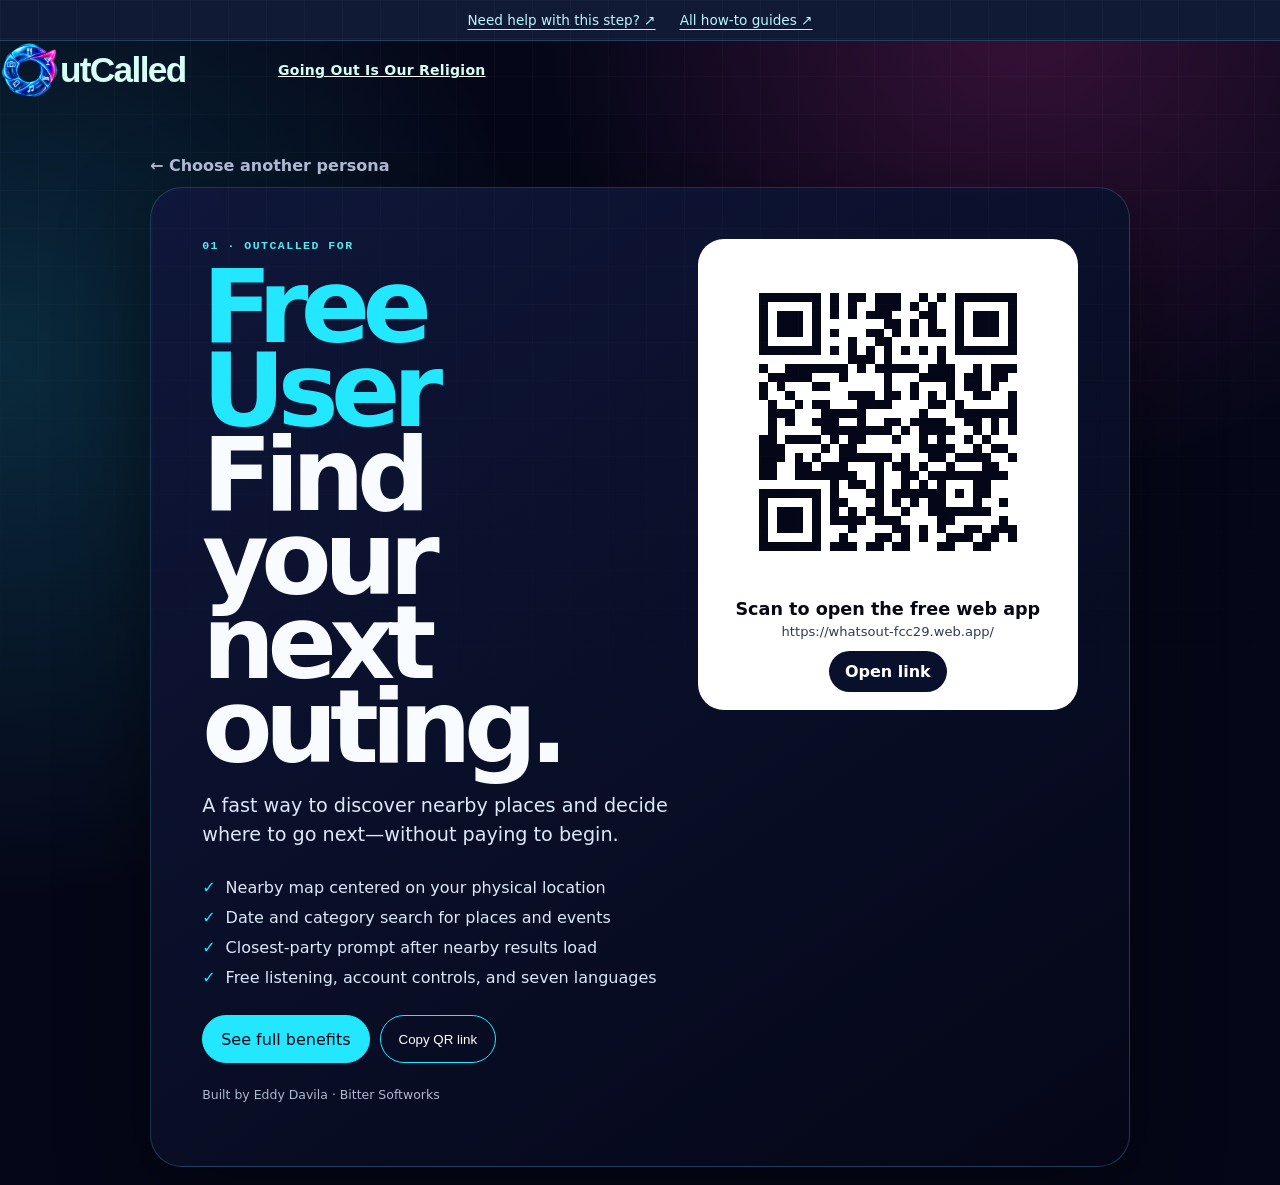
<file: card/free/index.html>
<!doctype html><html lang="en"><head><meta charset="utf-8"><meta name="viewport" content="width=device-width, initial-scale=1"><meta name="theme-color" content="#050718"><title>Free User · OutCalled</title><link rel="icon" href="../../assets/outcalled-icon.svg?v=20261026-categories"><link rel="stylesheet" href="../../styles.css?v=20261026"><link rel="stylesheet" href="../../outcalled-brand.css?v=20261026-categories"></head><body data-page="card" data-persona="free"><main id="app"></main><script src="../../app.js?v=20261124-privacy"></script><script src="../../outcalled-identity.js?v=20261026-categories"></script></body></html>
</file>
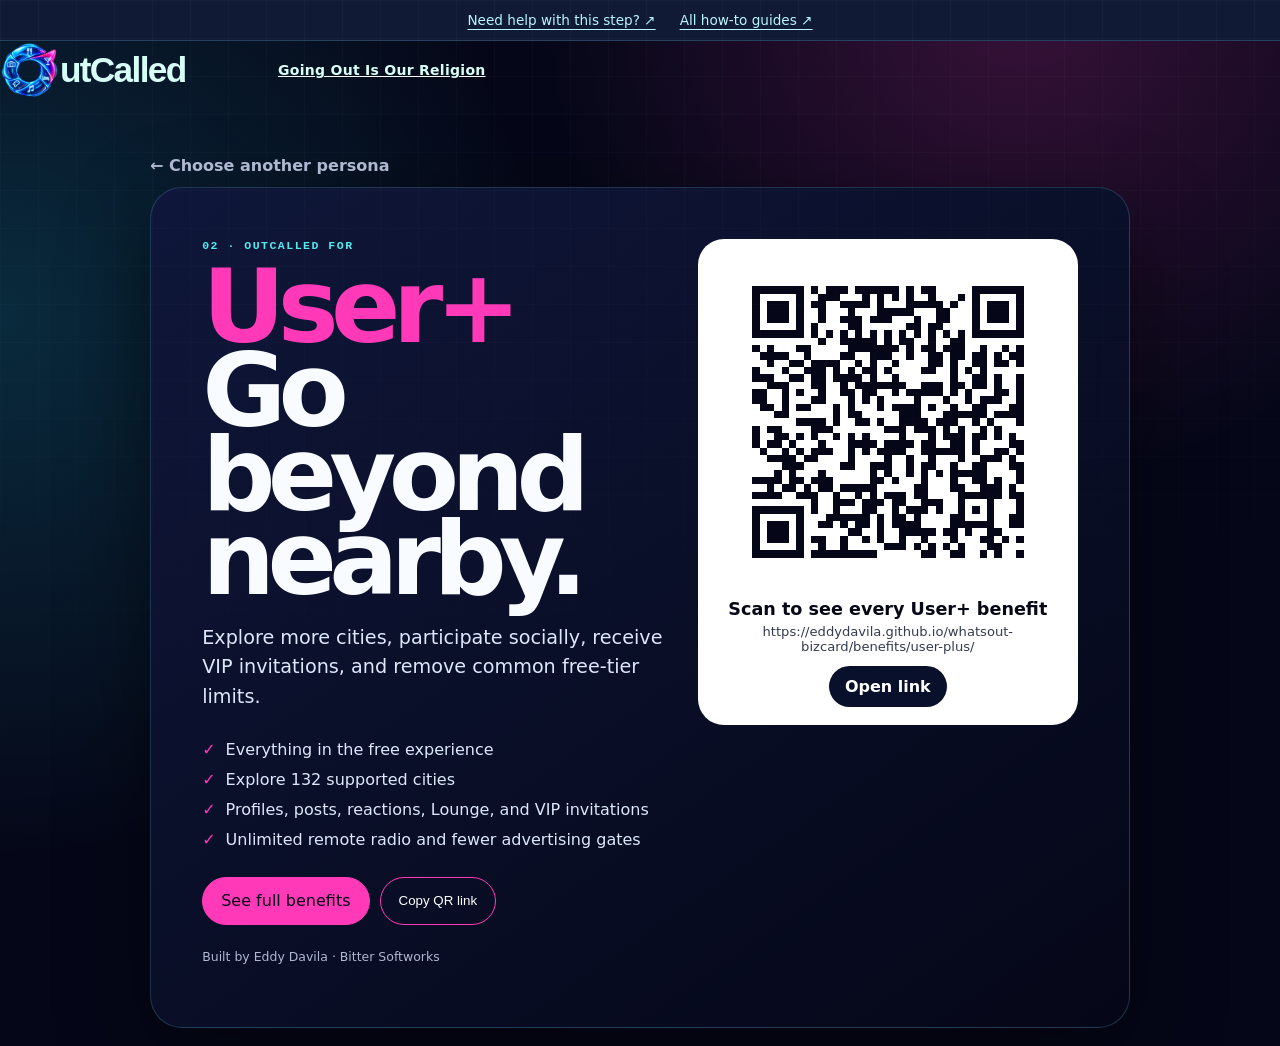
<file: card/user-plus/index.html>
<!doctype html><html lang="en"><head><meta charset="utf-8"><meta name="viewport" content="width=device-width, initial-scale=1"><meta name="theme-color" content="#050718"><title>User+ · OutCalled</title><link rel="icon" href="../../assets/outcalled-icon.svg?v=20261026-categories"><link rel="stylesheet" href="../../styles.css?v=20261026"><link rel="stylesheet" href="../../outcalled-brand.css?v=20261026-categories"></head><body data-page="card" data-persona="user-plus"><main id="app"></main><script src="../../app.js?v=20261124-privacy"></script><script src="../../outcalled-identity.js?v=20261026-categories"></script></body></html>
</file>
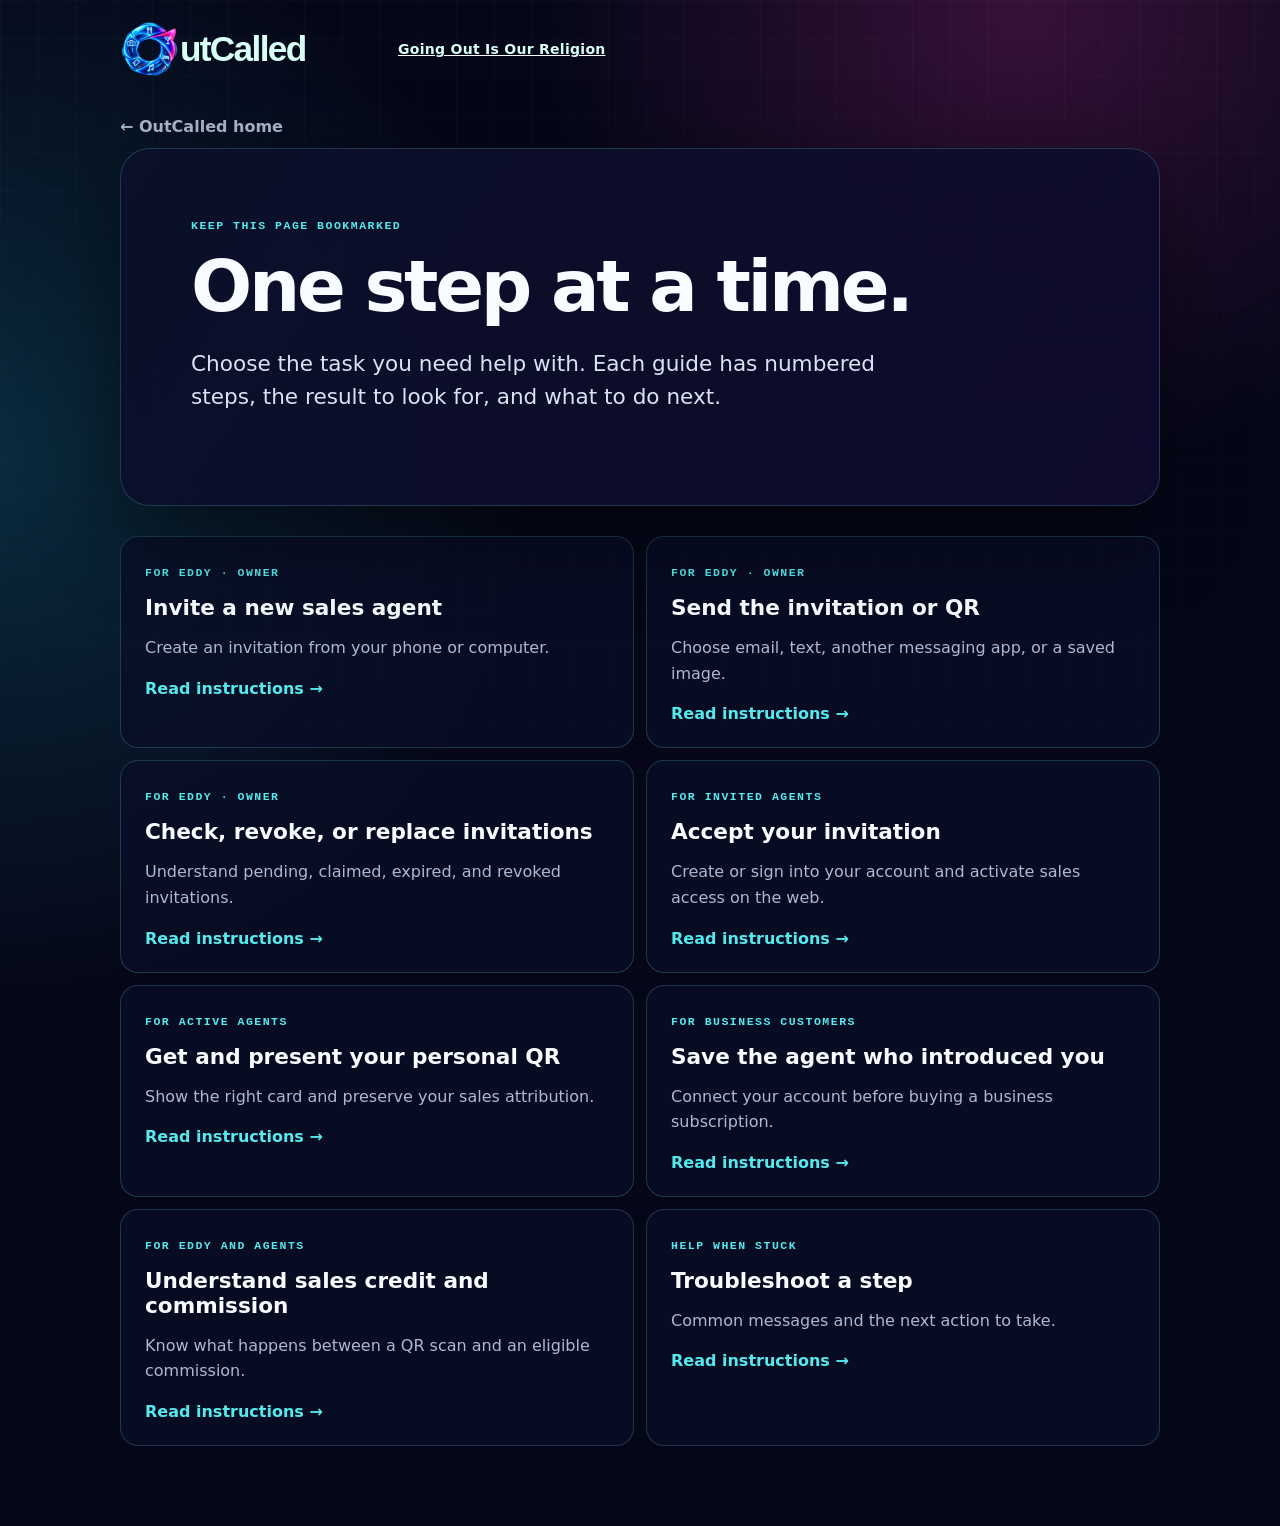
<file: help/guide.html>
<!doctype html><html lang="en"><head><meta charset="utf-8"><meta name="viewport" content="width=device-width,initial-scale=1"><title>Instructions · OutCalled</title><link rel="stylesheet" href="../styles.css?v=20261026"><link rel="stylesheet" href="help.css?v=20261026"><link rel="stylesheet" href="../outcalled-brand.css?v=20261026-categories"></head><body><main id="help" class="benefit-shell" style="--accent:#22e7ff"></main><script src="guides.js?v=20261026"></script><script src="../outcalled-identity.js?v=20261026-categories"></script></body></html>
</file>
<file: styles.css>
:root{--night:#050718;--panel:#0b1029;--ink:#f8fbff;--muted:#aeb8d0;--cyan:#22e7ff;--pink:#ff39b7;--gold:#ffc84a;--green:#74f7ac;--line:rgba(117,226,255,.2);--shadow:0 28px 90px rgba(0,0,0,.45)}
*{box-sizing:border-box}html{background:var(--night);color:var(--ink);font-family:Inter,ui-sans-serif,system-ui,-apple-system,"Segoe UI",sans-serif;scroll-behavior:smooth}body{margin:0;min-height:100vh;background:radial-gradient(circle at 80% 0,rgba(255,57,183,.2),transparent 30rem),radial-gradient(circle at 0 30%,rgba(34,231,255,.16),transparent 34rem),var(--night)}body:before{content:"";position:fixed;inset:0;pointer-events:none;background-image:linear-gradient(rgba(255,255,255,.025) 1px,transparent 1px),linear-gradient(90deg,rgba(255,255,255,.025) 1px,transparent 1px);background-size:38px 38px;mask-image:linear-gradient(to bottom,#000,transparent)}a{color:inherit}.shell{width:min(1160px,calc(100% - 32px));margin:auto;padding:28px 0 70px}.topbar{display:flex;align-items:center;justify-content:space-between;gap:20px;margin-bottom:44px}.brand{display:flex;align-items:center;gap:12px;text-decoration:none}.brand img{width:48px;height:48px;border-radius:13px;box-shadow:0 0 24px rgba(34,231,255,.42)}.brand b{display:block;font-size:1rem}.brand span{display:block;color:var(--cyan);font-size:.72rem;letter-spacing:.12em;text-transform:uppercase}.ownerline{color:var(--muted);font-size:.78rem;text-align:right}.hero{display:grid;grid-template-columns:1.2fr .8fr;gap:32px;align-items:end;margin:0 0 48px}.eyebrow,.status{font:800 .72rem/1.2 ui-monospace,SFMono-Regular,Consolas,monospace;letter-spacing:.13em;text-transform:uppercase;color:var(--cyan)}h1{font-size:clamp(3.4rem,9vw,7.7rem);line-height:.82;letter-spacing:-.075em;margin:16px 0 24px;max-width:850px}.hero h1 em{display:block;color:transparent;-webkit-text-stroke:1px var(--pink);font-style:normal}.lede{font-size:clamp(1.05rem,2vw,1.35rem);line-height:1.55;color:#d9e3f4;max-width:720px}.hero-art{min-height:380px;border:1px solid var(--line);border-radius:32px;background:linear-gradient(to top,rgba(5,7,24,.25),rgba(5,7,24,.75)),url('assets/stepout-welcome.png') center 68%/cover;box-shadow:var(--shadow);position:relative;overflow:hidden}.hero-art:after{content:"SCAN · DISCOVER · CONNECT";position:absolute;left:22px;bottom:18px;color:#fff;font:800 .68rem ui-monospace,monospace;letter-spacing:.14em}.menu-label{margin:0 0 18px;color:var(--muted);font-size:.9rem}.persona-grid{display:grid;grid-template-columns:repeat(3,1fr);gap:16px}.persona{min-height:330px;padding:26px;border:1px solid var(--line);border-radius:24px;background:linear-gradient(160deg,rgba(18,28,68,.94),rgba(8,11,32,.96));text-decoration:none;box-shadow:0 18px 50px rgba(0,0,0,.25);transition:.25s transform,.25s border-color}.persona:hover,.persona:focus-visible{transform:translateY(-6px);border-color:var(--accent);outline:none}.persona:nth-child(1){--accent:var(--cyan)}.persona:nth-child(2){--accent:var(--pink)}.persona:nth-child(3){--accent:var(--gold)}.persona .icon{width:58px;height:58px;display:grid;place-items:center;border:1px solid var(--accent);border-radius:18px;color:var(--accent);font-size:1.5rem;box-shadow:inset 0 0 24px color-mix(in srgb,var(--accent) 15%,transparent)}.persona small{display:block;margin-top:42px;color:var(--accent);font-weight:900;letter-spacing:.1em;text-transform:uppercase}.persona h2{font-size:2rem;margin:8px 0 10px}.persona p{color:var(--muted);line-height:1.6}.persona strong{display:inline-flex;margin-top:18px;color:var(--accent)}.card-shell{width:min(980px,calc(100% - 24px));margin:auto;padding:18px 0}.back{display:inline-flex;gap:8px;align-items:center;padding:12px 0;color:var(--muted);text-decoration:none;font-weight:700}.sales-card{display:grid;grid-template-columns:1fr 380px;gap:28px;min-height:calc(100vh - 90px);align-items:center;padding:clamp(22px,4vw,52px);border:1px solid var(--line);border-radius:32px;background:linear-gradient(145deg,rgba(15,23,58,.98),rgba(5,7,24,.98));box-shadow:var(--shadow)}.sales-card h1{font-size:clamp(3rem,8vw,6.7rem);margin:12px 0 22px}.sales-card h1 span{display:block;color:var(--accent)}.pitch{font-size:1.2rem;line-height:1.55;color:#dce8fa}.quick-benefits{display:grid;gap:11px;margin:28px 0;padding:0;list-style:none}.quick-benefits li{display:flex;gap:10px;align-items:flex-start;color:#dce8fa}.quick-benefits li:before{content:"✓";color:var(--accent);font-weight:900}.qr-panel{padding:18px;border-radius:26px;background:#fff;color:#060716;text-align:center}.qr-panel img{display:block;width:min(100%,330px);height:auto;margin:auto;image-rendering:pixelated}.qr-panel h2{font-size:1.1rem;margin:12px 0 5px}.qr-panel p{margin:0;color:#343b50;font-size:.82rem;overflow-wrap:anywhere}.qr-panel a{display:inline-flex;margin-top:12px;padding:11px 16px;border-radius:999px;background:#08102c;color:#fff;text-decoration:none;font-weight:800}.card-tools{display:flex;gap:10px;flex-wrap:wrap;margin-top:18px}.button{display:inline-flex;justify-content:center;align-items:center;min-height:48px;padding:12px 18px;border:1px solid var(--accent);border-radius:999px;background:transparent;color:#fff;text-decoration:none;font:800 .84rem inherit;cursor:pointer}.button.primary{background:var(--accent);color:#040617}.benefit-shell{width:min(1040px,calc(100% - 28px));margin:auto;padding:20px 0 80px}.benefit-hero{position:relative;overflow:hidden;padding:clamp(28px,6vw,70px);border:1px solid var(--line);border-radius:30px;background:linear-gradient(125deg,rgba(11,16,41,.95),rgba(15,11,45,.92));box-shadow:var(--shadow)}.benefit-hero h1{font-size:clamp(3rem,8vw,6.3rem);max-width:850px}.benefit-hero .label{color:var(--accent)}.benefit-hero .hero-actions{display:flex;gap:12px;flex-wrap:wrap;margin-top:28px}.section{margin-top:54px}.section-head{display:grid;grid-template-columns:.35fr 1fr;gap:25px;border-bottom:1px solid var(--line);padding-bottom:18px}.section-head span{color:var(--accent);font:900 .75rem ui-monospace,monospace;letter-spacing:.12em}.section-head h2{margin:0;font-size:clamp(1.8rem,4vw,3.4rem);letter-spacing:-.04em}.benefit-grid{display:grid;grid-template-columns:repeat(2,1fr);gap:12px;margin-top:14px}.benefit{padding:24px;border:1px solid var(--line);border-radius:18px;background:rgba(10,15,39,.78)}.benefit h3{margin:0 0 9px;font-size:1.15rem}.benefit p{margin:0;color:var(--muted);line-height:1.6}.notes{margin-top:48px;padding:24px;border:1px solid rgba(255,200,74,.35);border-radius:20px;background:rgba(255,200,74,.06)}.notes h2{color:var(--gold);font-size:1.1rem}.notes li{margin:9px 0;color:#d7dded;line-height:1.5}.contact{margin-top:55px;padding:32px;border-radius:24px;background:linear-gradient(110deg,var(--cyan),var(--pink));color:#050718}.contact h2{font-size:2.1rem;margin:0 0 10px}.contact a{font-weight:900}.footer{display:flex;justify-content:space-between;gap:20px;margin-top:40px;color:#8994ae;font-size:.75rem}.toast{position:fixed;left:50%;bottom:22px;transform:translateX(-50%);padding:12px 18px;border-radius:999px;background:#fff;color:#070818;font-weight:800;box-shadow:var(--shadow)}
@media(max-width:820px){.hero{grid-template-columns:1fr}.hero-art{min-height:290px}.persona-grid{grid-template-columns:1fr}.persona{min-height:0}.sales-card{grid-template-columns:1fr;min-height:auto}.qr-panel{max-width:430px;margin:auto}.section-head{grid-template-columns:1fr}.benefit-grid{grid-template-columns:1fr}.topbar{align-items:flex-start}.ownerline{font-size:.68rem}.sales-card h1{font-size:clamp(3rem,16vw,5.4rem)}}
@media(max-width:480px){.shell{width:min(100% - 20px,1160px);padding-top:16px}.topbar{margin-bottom:28px}.brand span{max-width:170px}.hero h1{font-size:3.55rem}.hero-art{min-height:220px}.sales-card{padding:20px;border-radius:22px}.qr-panel{padding:12px}.card-tools .button{width:100%}.benefit-hero{padding:24px}.footer{display:block}.footer span{display:block;margin-top:7px}}
@media(prefers-reduced-motion:reduce){html{scroll-behavior:auto}.persona{transition:none}}
.help-access{display:flex;justify-content:center;gap:24px;flex-wrap:wrap;padding:12px 16px;background:#101a35;border-bottom:1px solid var(--line);font-size:.85rem}.help-access a{color:#b9f6ff;text-underline-offset:4px}
[hidden]{display:none!important}.invite-qr{background:white;border-radius:18px;padding:10px;width:min(100%,350px)}.invite-qr canvas{display:block;width:100%;height:auto}textarea{display:block;width:100%;padding:12px;background:#050718;color:white;border:1px solid var(--line);border-radius:12px;font:inherit;overflow-wrap:anywhere}details{margin:24px 0}summary{cursor:pointer;padding:12px 0}button:disabled{opacity:.55;cursor:wait}
form label{display:block;margin:18px 0}form input{display:block;width:100%;max-width:460px;padding:14px;margin-top:8px;border:1px solid var(--line);border-radius:12px;background:#050718;color:white;font:inherit}.qr-panel img[hidden]{display:none}body[data-page="card"] .sales-card{align-items:start}@media(max-width:820px){body[data-page="card"] .qr-panel{grid-row:1}body[data-page="card"] .sales-card h1{font-size:2.5rem}}
.proofline{margin-top:24px;color:var(--muted);font-size:.78rem}.button:focus-visible,.qr-panel a:focus-visible,.back:focus-visible{outline:3px solid color-mix(in srgb,var(--accent,#22e7ff) 60%,white);outline-offset:3px}.button:hover,.qr-panel a:hover{filter:brightness(1.12)}
</file>
<file: outcalled-brand.css>
/* OutCalled public identity; account and referral mechanics unchanged. */
:root{--cyan:#56e8ed;--pink:#eb49d3;--accent:#56e8ed}.brand-logo{width:230px!important;height:auto!important;max-width:60vw}.outcalled-signature{color:#d7fff6;font-size:14px;font-weight:700;letter-spacing:.02em}.outcalled-identity{display:flex;align-items:center;gap:18px;margin:0 0 26px}.outcalled-identity img{width:min(260px,70vw);height:auto}.hero-art{background:url('assets/outcalled-icon.svg?v=20261026-categories') center/180px auto no-repeat,radial-gradient(ellipse at 85% 35%,#163b7855,transparent 60%),linear-gradient(135deg,#07172f,#101026)!important}.brand-transition{border-color:#56e8ed55}.hero h1{max-width:900px}@media(max-width:700px){.brand-logo{width:180px!important}.outcalled-identity{flex-wrap:wrap}}
</file>
<file: help/help.css>
.help-menu{margin-top:30px}.help-menu a{text-decoration:none}.help-menu h2{font-size:1.35rem;margin:15px 0}.help-menu strong{display:block;margin-top:18px;color:var(--cyan)}.help-steps{padding:0;list-style:none;display:grid;gap:18px;margin:32px 0}.help-steps h2{font-size:1.4rem}.help-steps p,.notes p{line-height:1.7}.help-steps li{scroll-margin-top:18px}.step-link{display:inline-block;margin-top:18px;color:var(--muted);font-size:.8rem}.benefit-hero h1{font-size:clamp(2.2rem,7vw,4.5rem);line-height:1.03;letter-spacing:-.045em}.help-menu a:hover{border-color:var(--cyan)}@media print{body,html{background:white!important;color:black!important}body:before,.back,.card-tools,.button,.step-link{display:none!important}.benefit-shell{width:100%;padding:0}.benefit-hero,.benefit,.notes{background:white!important;box-shadow:none;border:1px solid #aaa;color:black;break-inside:avoid}.benefit p,.notes li,.eyebrow,.lede{color:#222!important}.benefit-hero{padding:20px}h1{font-size:30pt!important}.help-steps{gap:10px}}
</file>
<file: training/training.css>
html{scroll-behavior:smooth}progress{width:100%;height:18px;accent-color:#22e7ff}.lesson{margin:18px 0}.lesson summary{cursor:pointer;list-style:none;padding:8px 0;font-size:1.25rem;font-weight:750}.lesson summary::after{content:' +';color:#22e7ff}.lesson[open] summary::after{content:' −'}.lesson p,.lesson li{line-height:1.75}.lesson ul{padding-left:24px}.lesson label{display:flex;align-items:center;gap:12px;min-height:48px;font-weight:700}.lesson input,#quiz input{width:22px;height:22px;flex-shrink:0;accent-color:#22e7ff}#quiz fieldset{border:1px solid #ffffff30;border-radius:14px;margin:20px 0;padding:18px;min-width:0}#quiz legend{font-weight:700;padding:0 6px}#quiz label{display:flex;gap:12px;align-items:center;min-height:48px;line-height:1.5}blockquote{border-left:3px solid #22e7ff;margin:20px 0;padding:8px 20px;font-size:1.12rem;line-height:1.7}a:focus-visible,button:focus-visible,summary:focus-visible,input:focus-visible{outline:3px solid #22e7ff;outline-offset:5px}.feedback{color:#bcecf3}button{cursor:pointer}section{scroll-margin-top:20px}@media(prefers-reduced-motion:reduce){html{scroll-behavior:auto}}@media print{body{background:white!important;color:black!important}.benefit-shell{width:100%;max-width:none}header nav,.card-tools,#reset-progress{display:none}details,.notes{break-inside:avoid;border:1px solid #888;color:black!important;background:white!important}p,li,h1,h2,summary,a{color:black!important}details>*{display:block!important}}
</file>
